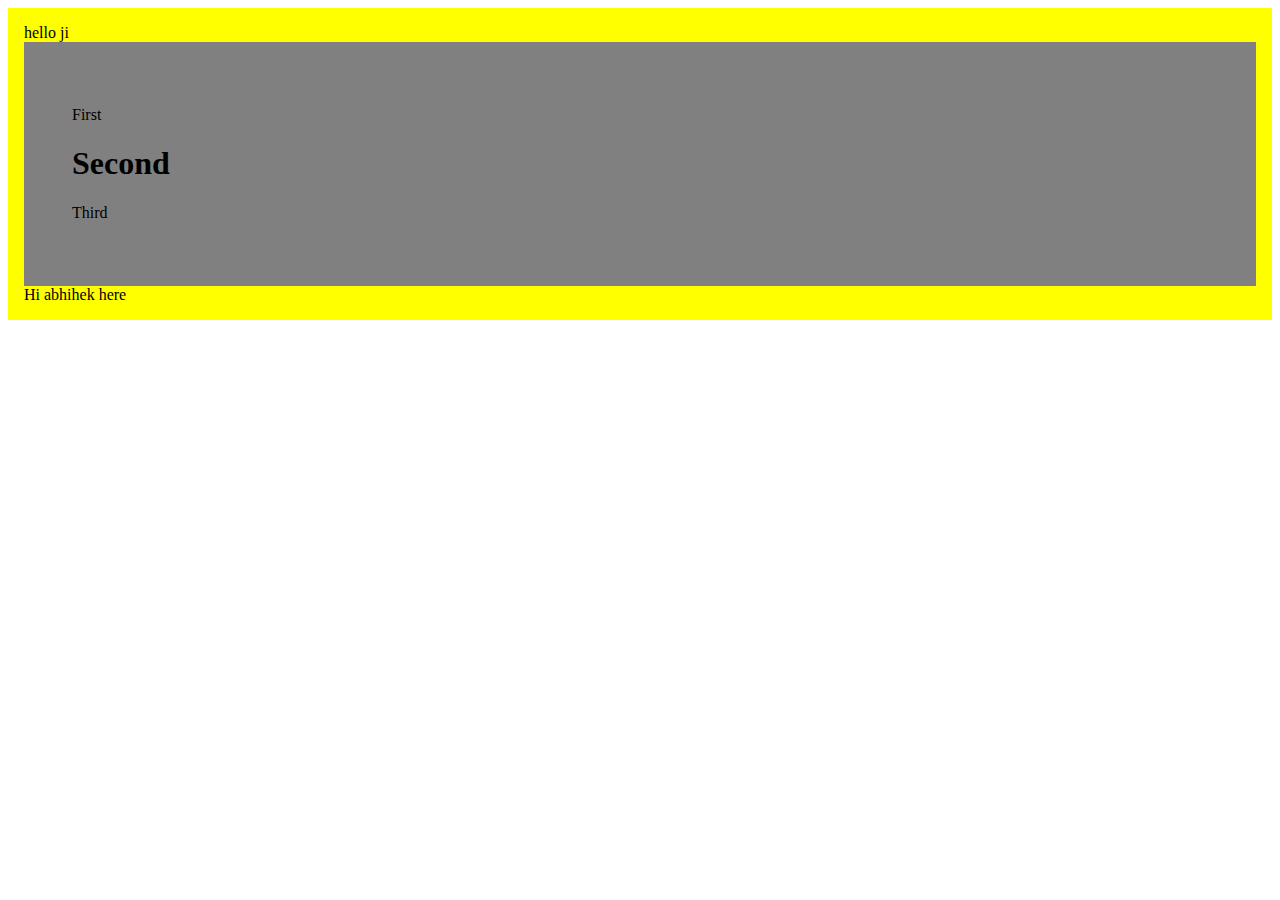
<file: 14_JS_Dom_manipulation/index.html>
<!DOCTYPE html>
<html lang="en">
<head>
    <meta charset="UTF-8">
    <meta name="viewport" content="width=device-width, initial-scale=1.0">
    <title>Document</title>
</head>
<body>
    <div style="padding: 1rem;  background-color: yellow;">
        hello ji
        <div id="mydiv" style="padding: 3rem; background-color: grey;">
            <p>First</p>
            <h1>Second</h1>
            <p>Third</p>
        </div>
    </div>

    <!-- <div id="fdiv">
        <p>
            This is my firt 
            <span>
                Text
            </span>
        </p>
        <p>This is my second para</p>
    </div> -->
    
    <!-- <p id="fpara" class="textMatter">Fist paargraph</p>
    <p id="fpara" class="textMatter">Second paargraph</p>
    <p id="fpara" class="textMatter">Third paargraph</p>
    <p id="fpara" class="textMatter">Fourth paargraph</p>
    <h1 id="fheading" class="textMatter">First Headiing</h1> -->
</body>
    <!-- <script>
      //Selecting the element with id "myPara"
          let myElement = document.getElementById("fpara");
      
          //Now retrieving innerHTML of the selected element
          let content = myElement.innerHTML;
      
          console.log(content);
      
          /* Output:
          This element     has <span>spacing</span>
          */
      
      //Let's try to change the content of selected element
          let newPara = "Hello Dosto";
          myElement.innerHTML = newPara;
      </script> -->
      <script src="index.js"></script>
</html>
</file>
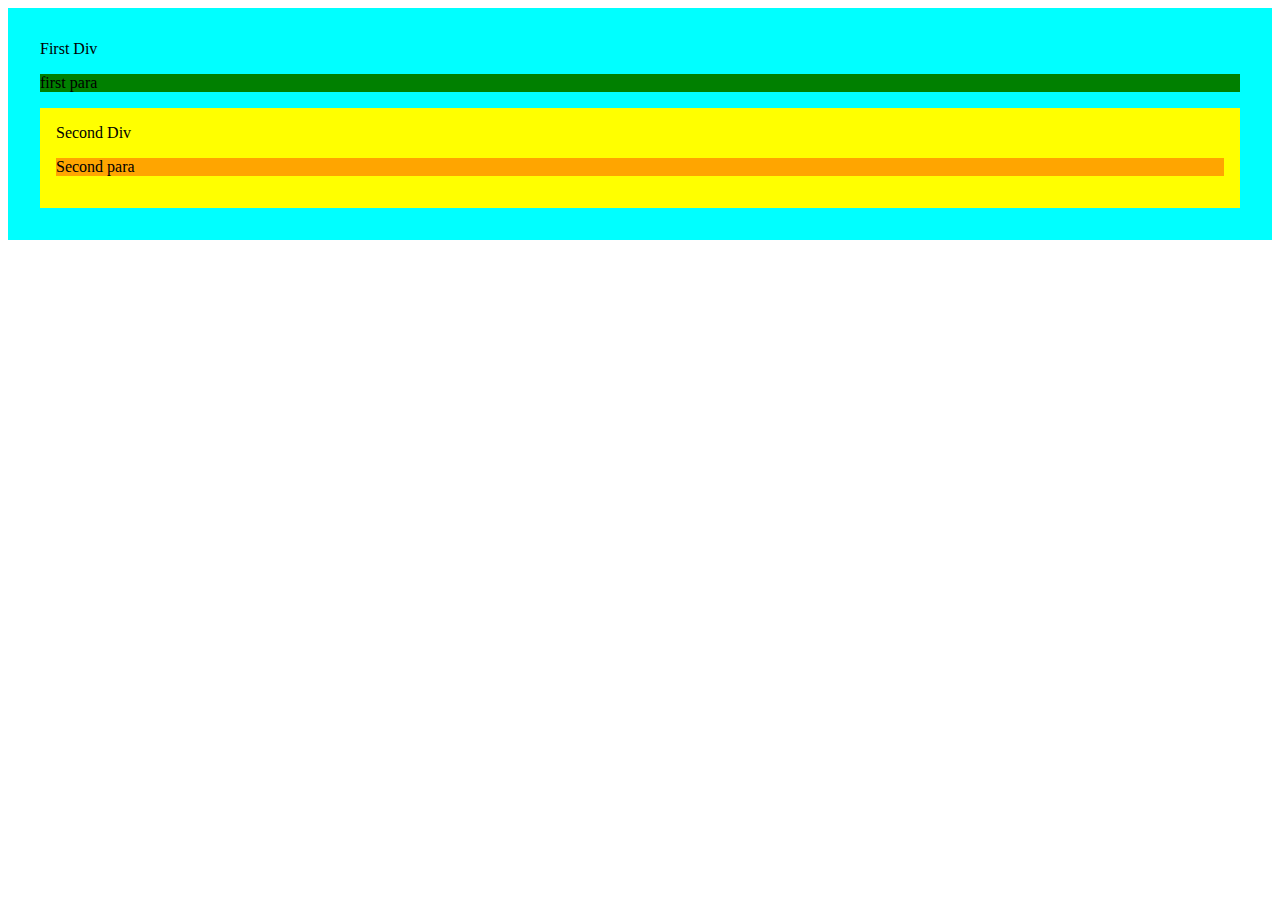
<file: 15_Update_css_with_JS/index.html>
<!DOCTYPE html>
<html lang="en">
<head>
    <meta charset="UTF-8">
    <meta name="viewport" content="width=device-width, initial-scale=1.0">
    <title>Document</title>
</head>
<body>
    <div id="fdiv" style="background-color: aqua; padding: 2rem;">
        First Div
        <p id="fpara" style="background-color: green;">
            first para
        </p>
        <div id="sdiv" style="background-color: yellow; padding: 1rem;">
            Second Div
            <p id="spara" style="background-color: orange;">
                Second para
            </p>
        </div>
    </div>
    <script src="css_change.js"></script>
</body>
</html>
</file>
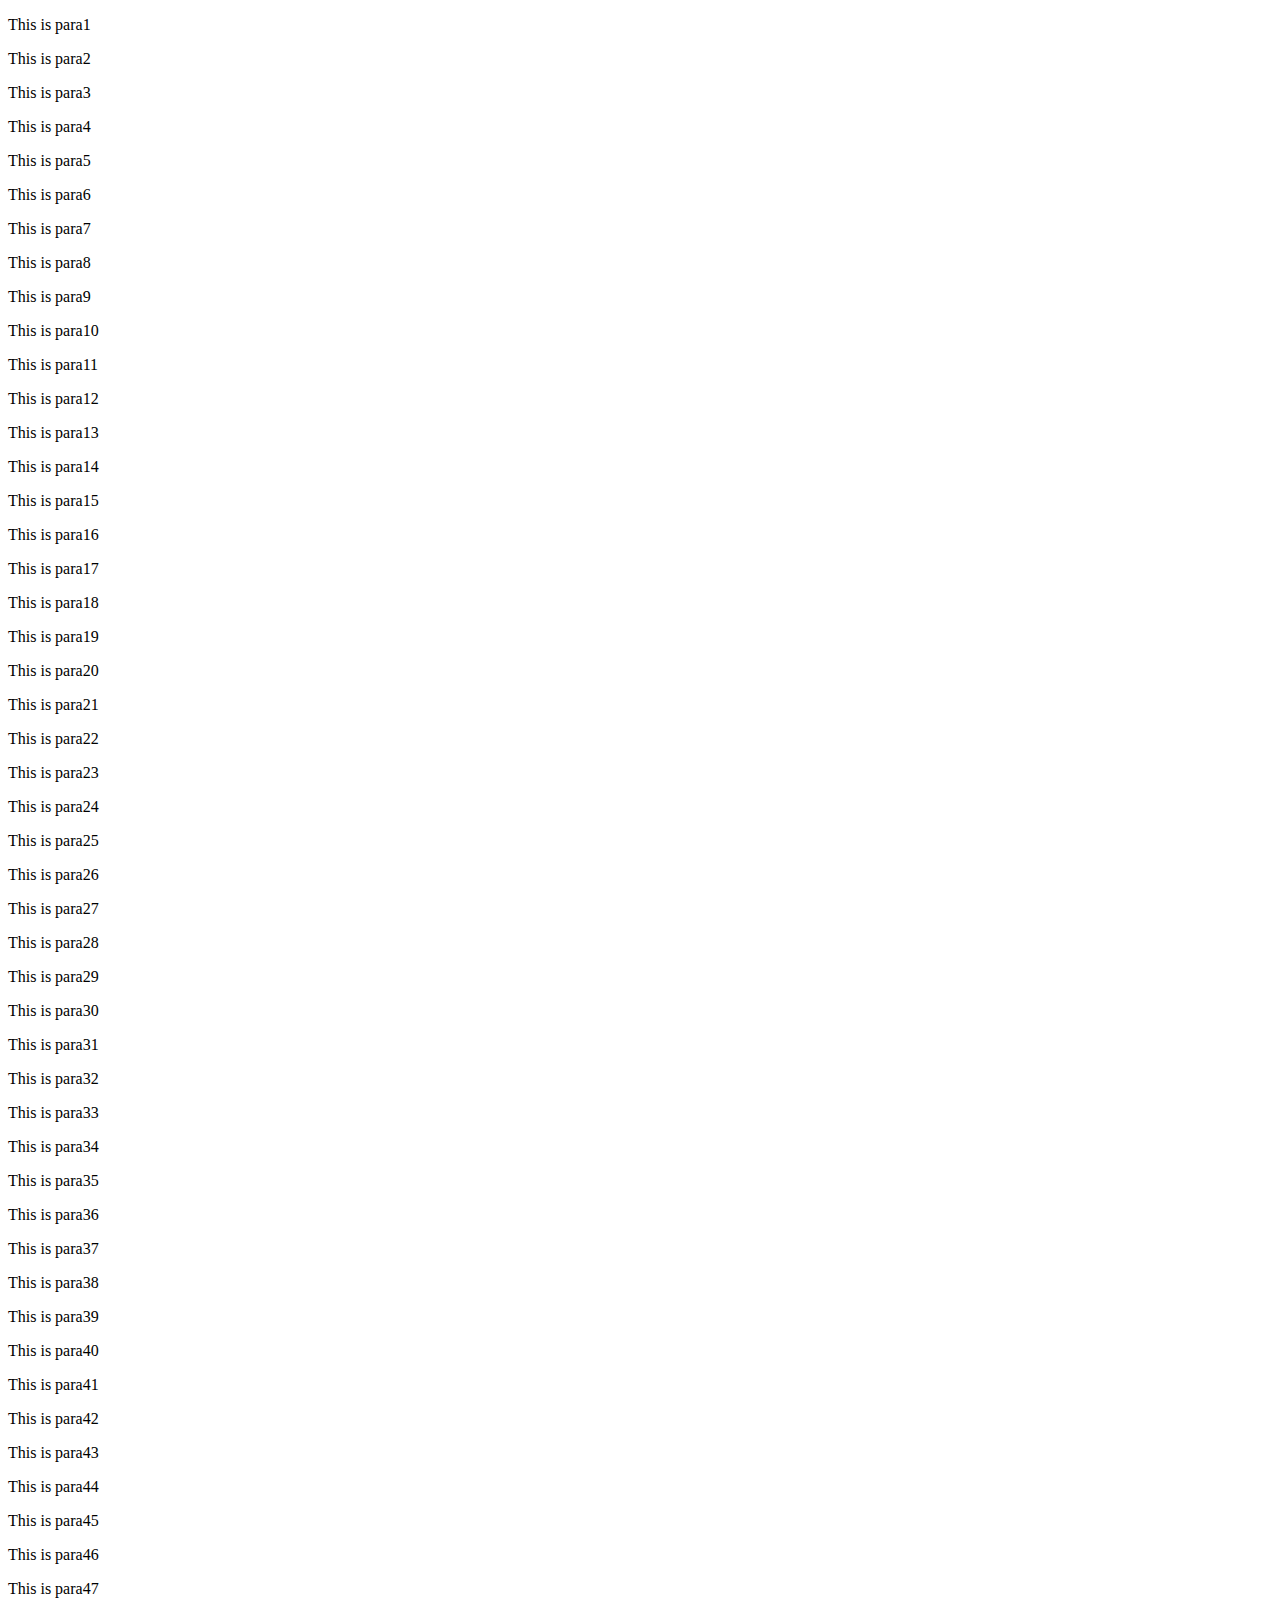
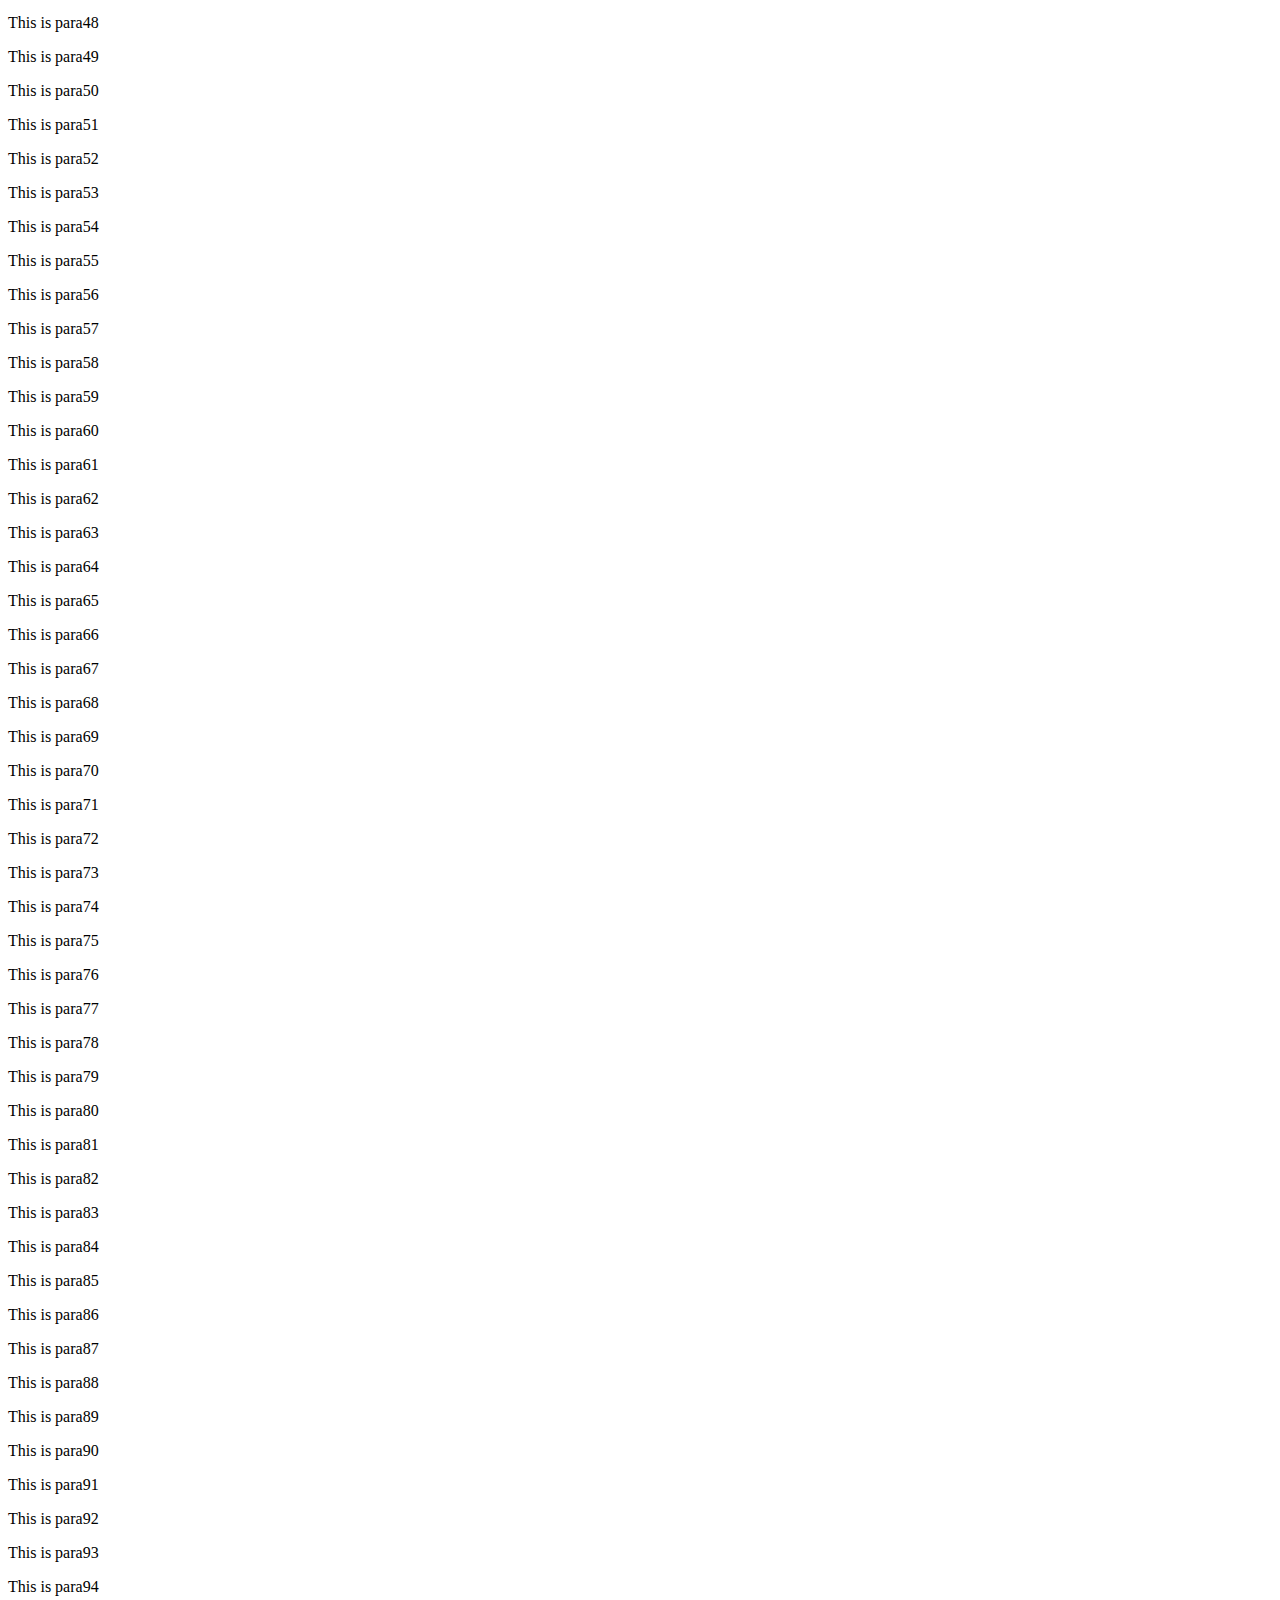
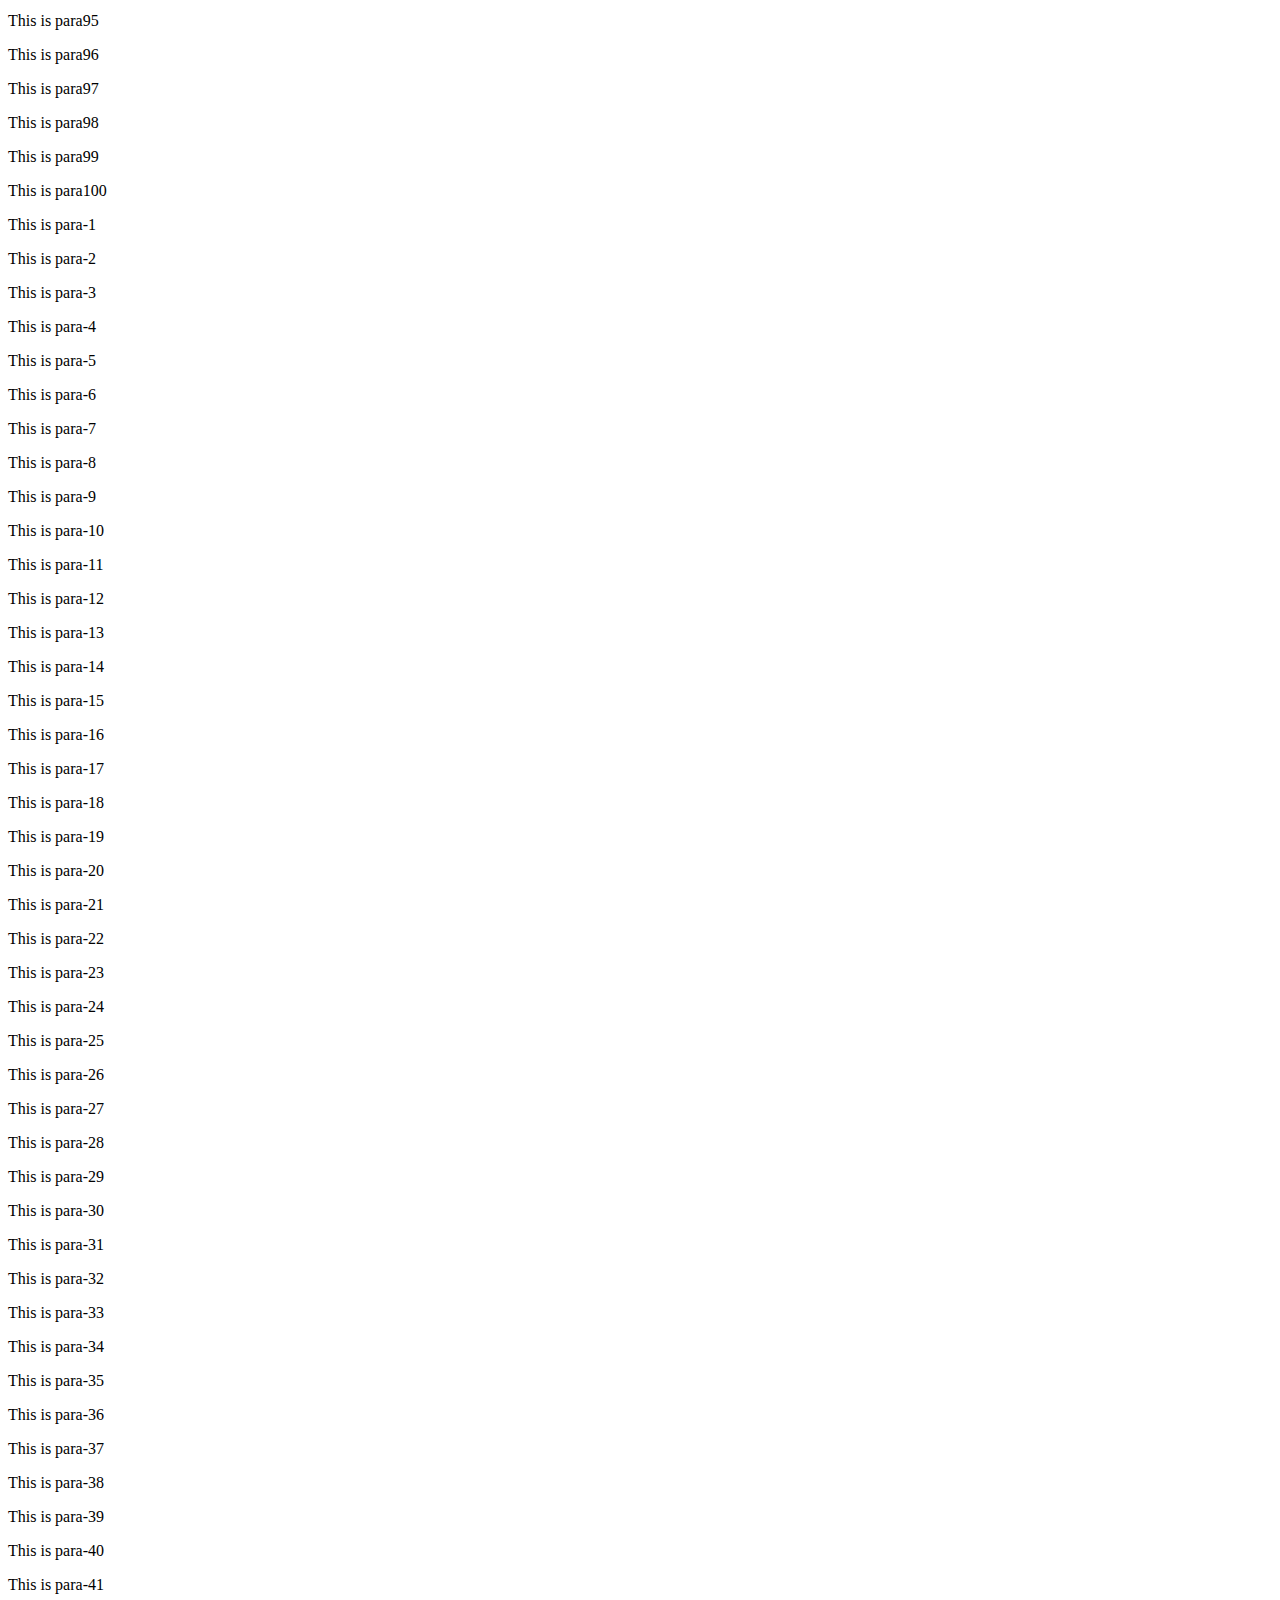
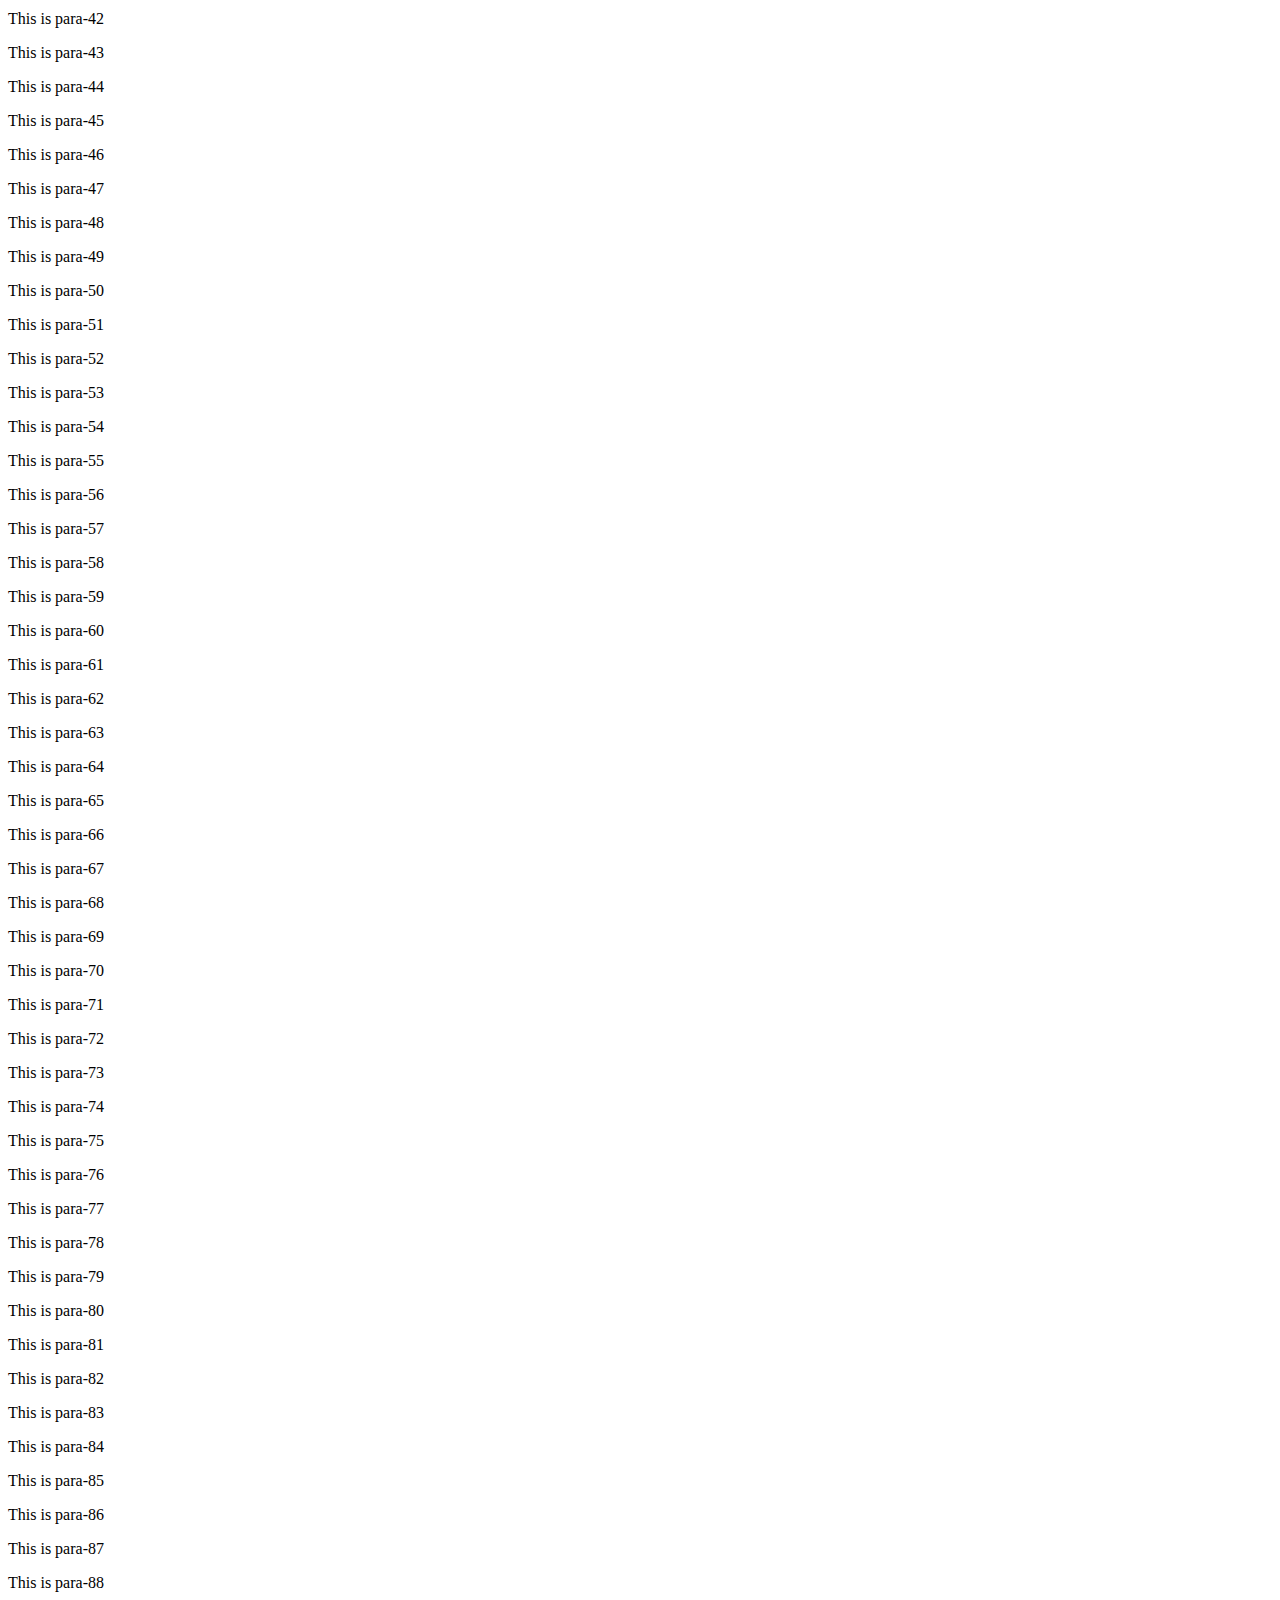
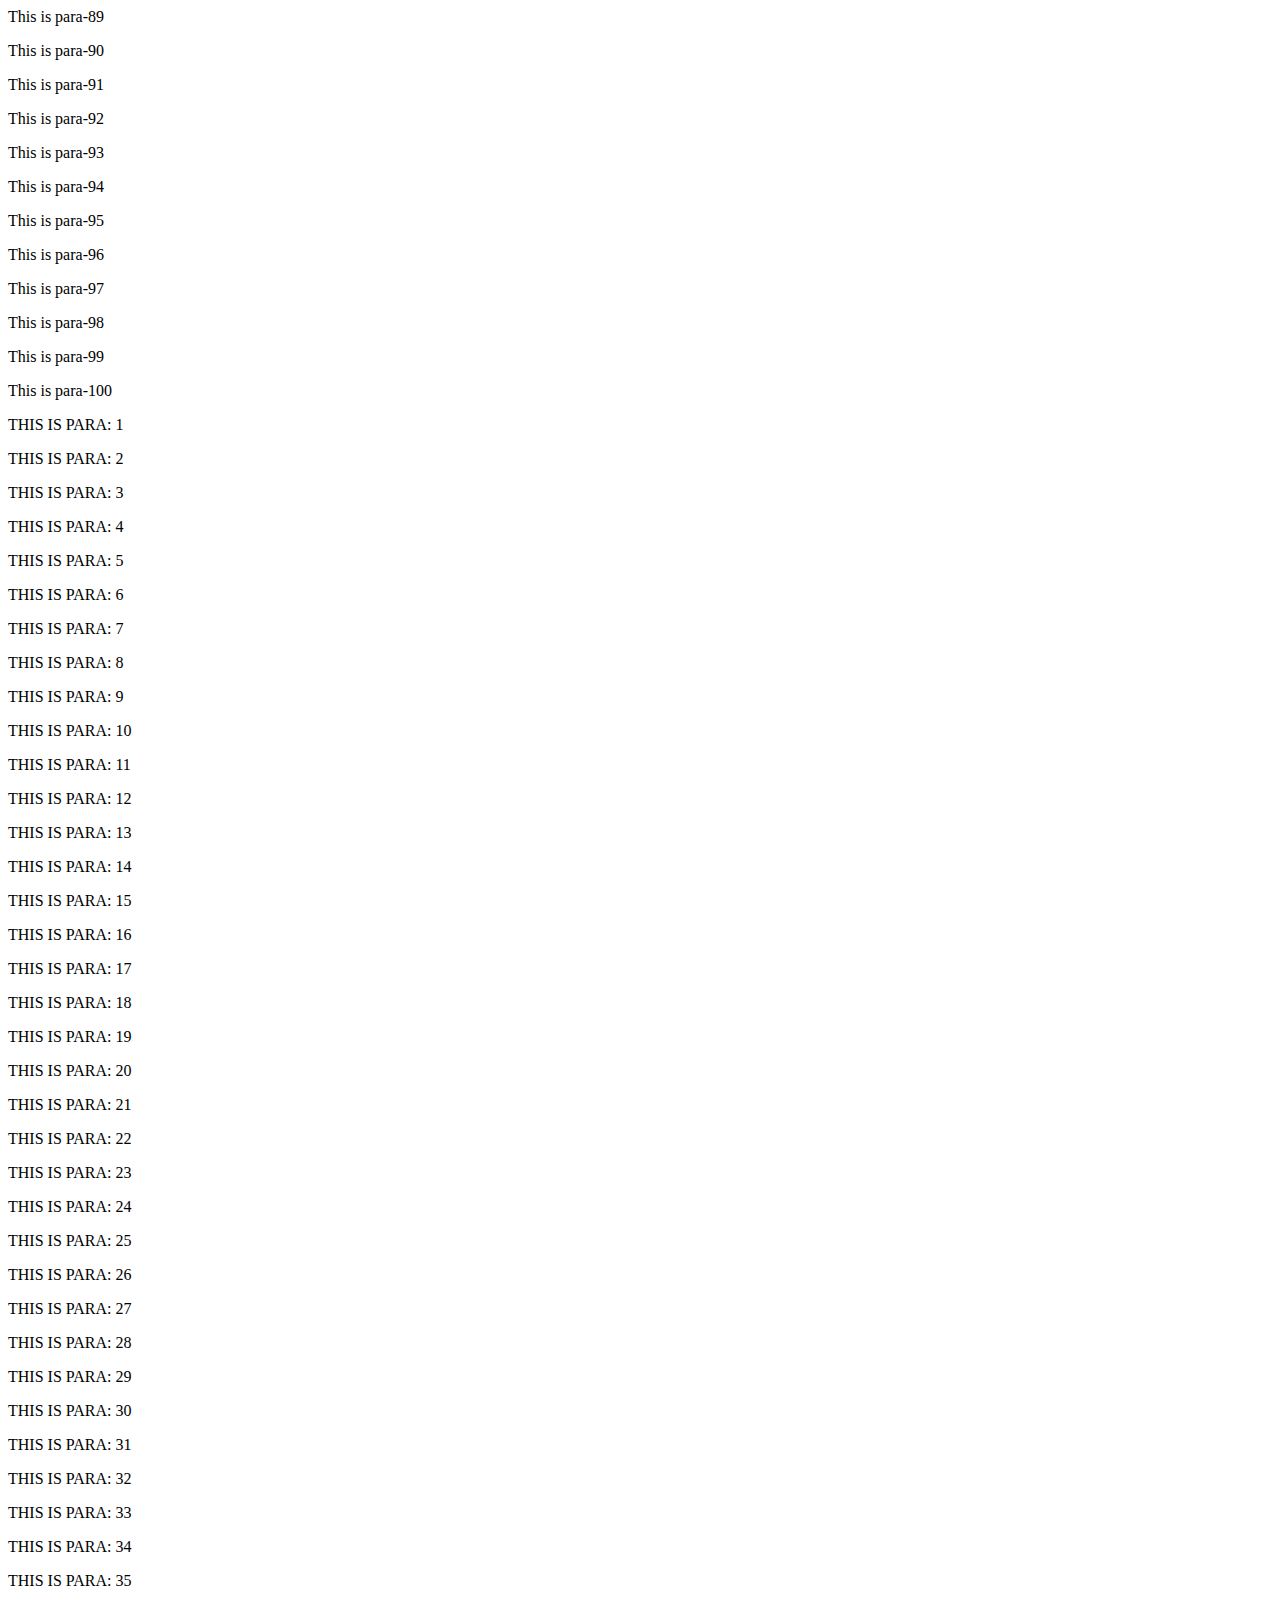
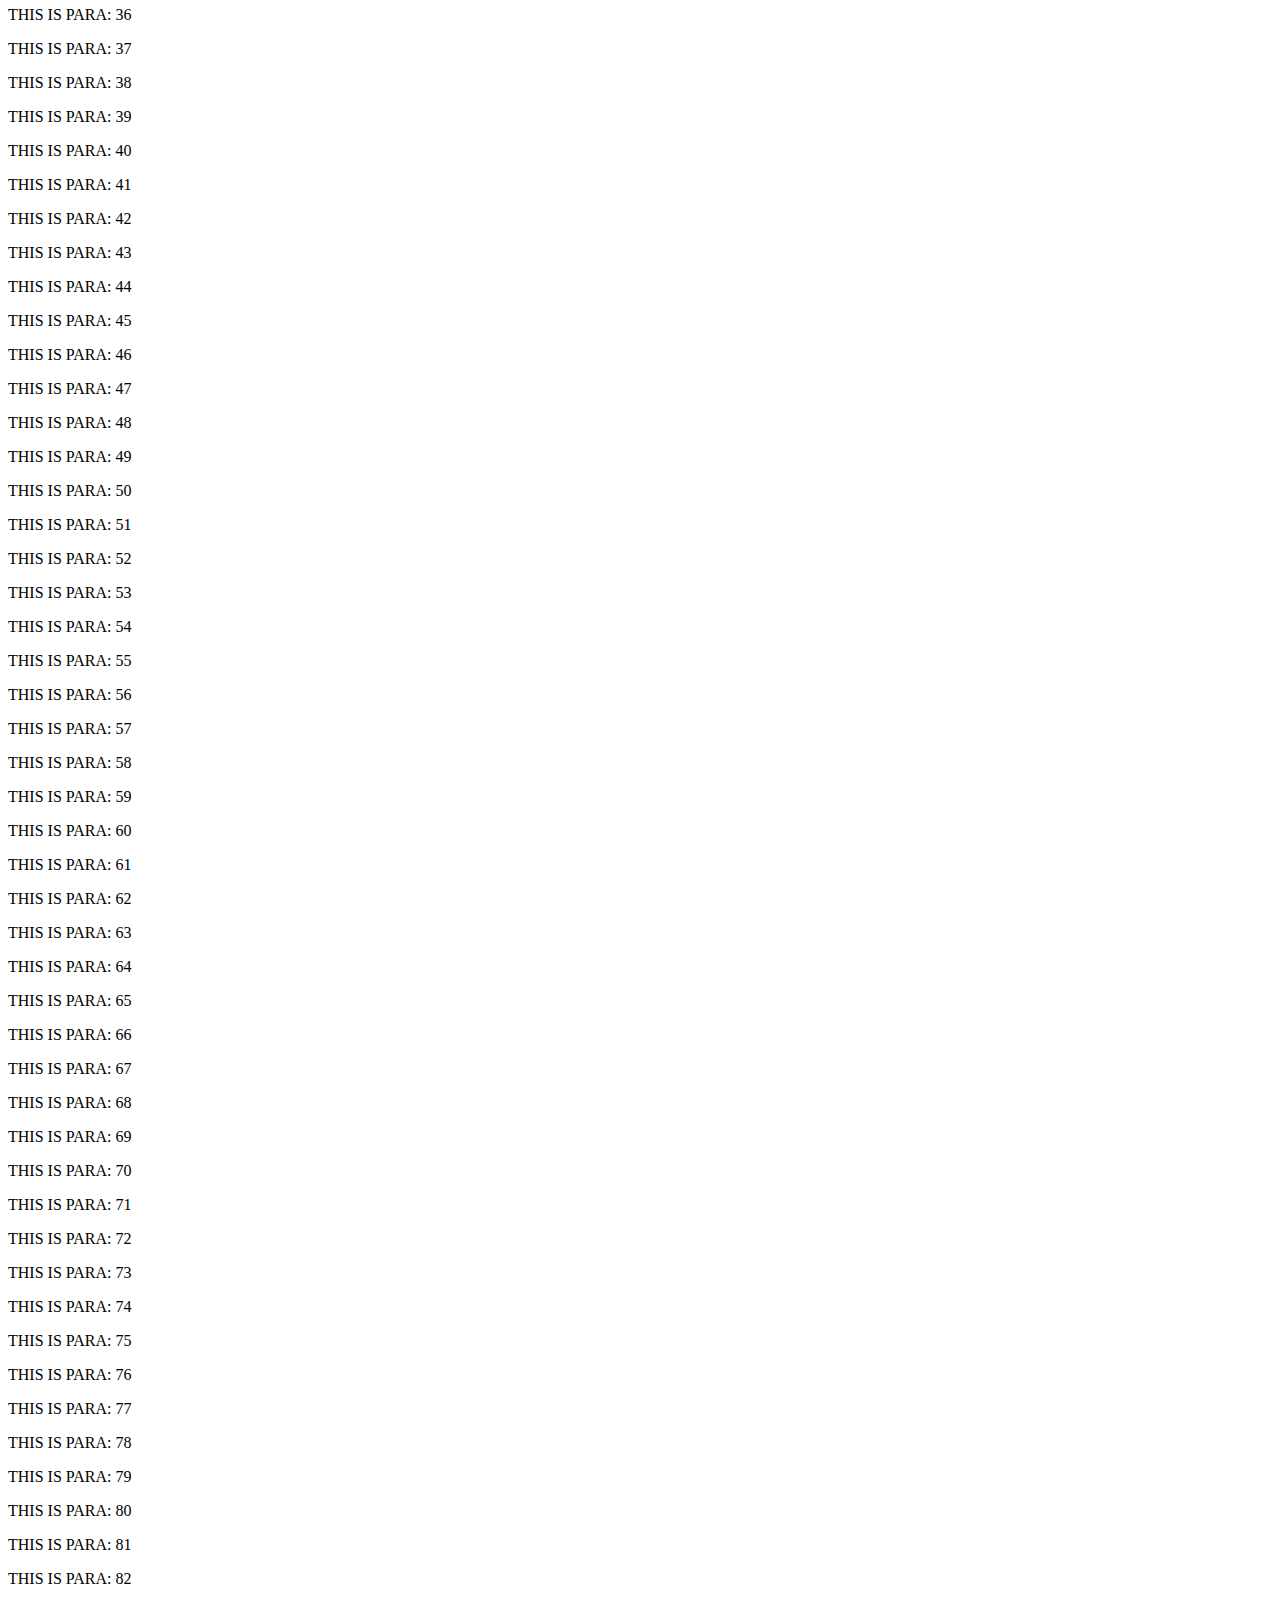
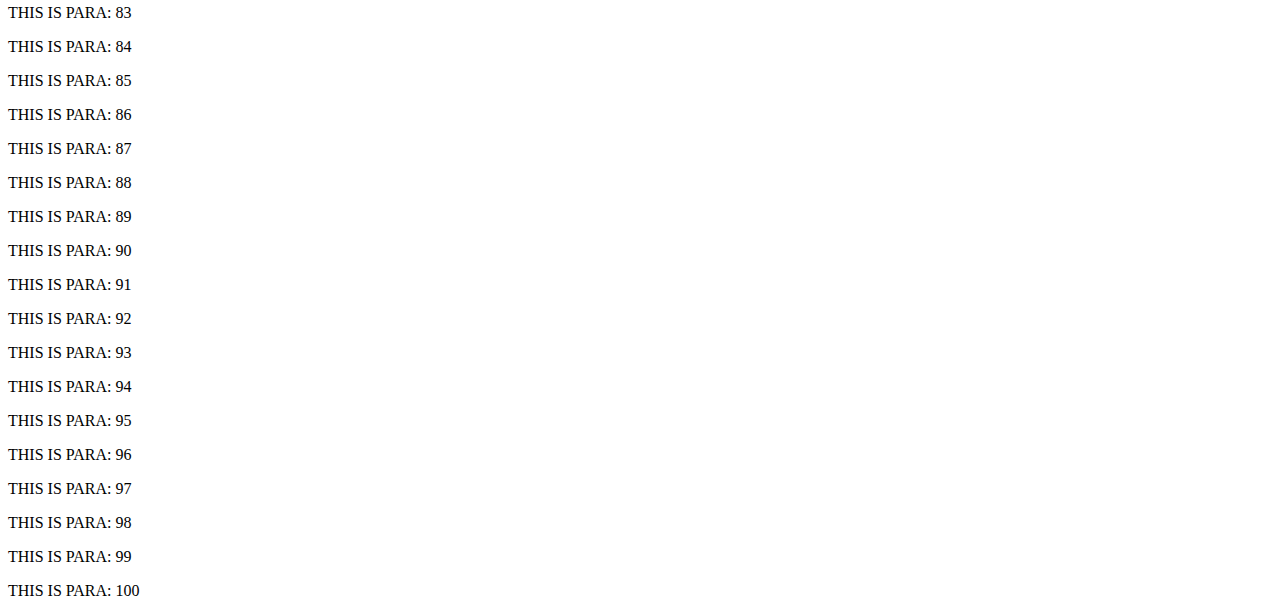
<file: 17_Performance_improvement/index.html>
<!DOCTYPE html>
<html lang="en">
<head>
    <meta charset="UTF-8">
    <meta name="viewport" content="width=device-width, initial-scale=1.0">
    <title>Document</title>
</head>
<body>
    <script src="index.js"></script>
</body>
</html>
</file>
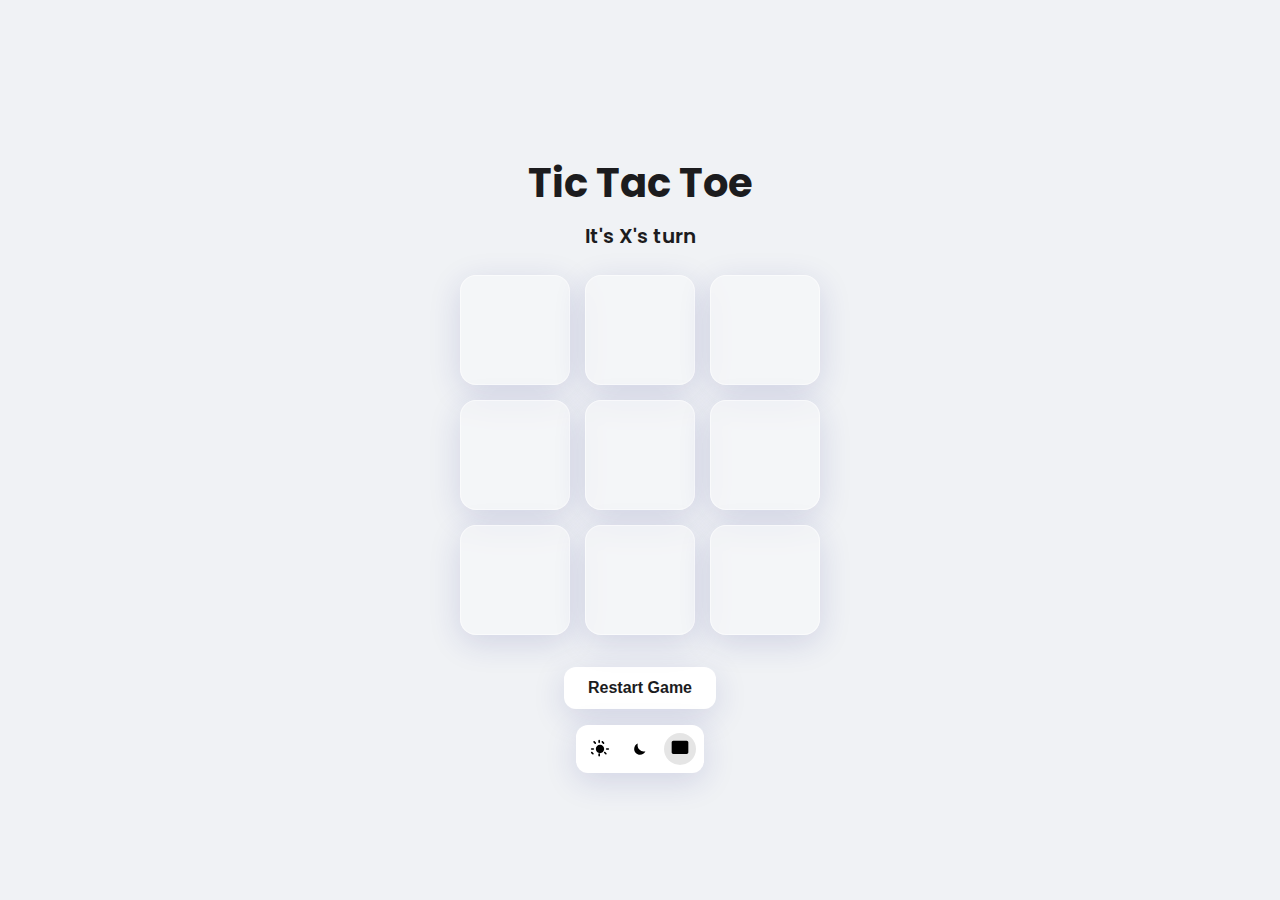
<file: tictaktoe.html>
<!DOCTYPE html>
<html lang="en">
<head>
    <meta charset="UTF-8">
    <meta name="viewport" content="width=device-width, initial-scale=1.0">
    <title>Tic Tac Toe</title>
    <link rel="preconnect" href="https://fonts.googleapis.com">
    <link rel="preconnect" href="https://fonts.gstatic.com" crossorigin>
    <link href="https://fonts.googleapis.com/css2?family=Poppins:wght@400;600;700&display=swap" rel="stylesheet">
    <style>
        /* CSS Variables for theming */
        :root {
            --bg-color-light: #f0f2f5;
            --bg-color-dark: #1a1a1a;
            --text-color-light: #1c1c1e;
            --text-color-dark: #f0f2f5;
            --glass-bg-light: rgba(255, 255, 255, 0.3);
            --glass-bg-dark: rgba(44, 44, 46, 0.4);
            --glass-border-light: rgba(255, 255, 255, 0.5);
            --glass-border-dark: rgba(255, 255, 255, 0.1);
            --shadow-light: 0 8px 32px 0 rgba(31, 38, 135, 0.15);
            --shadow-dark: 0 8px 32px 0 rgba(0, 0, 0, 0.3);
            --player-x-color: #3498db;
            --player-o-color: #e74c3c;
            --button-bg-light: #ffffff;
            --button-bg-dark: #2c2c2e;
            --line-color-light: #1c1c1e;
            --line-color-dark: #f0f2f5;
        }

        /* Base styles */
        body {
            font-family: 'Poppins', sans-serif;
            display: flex;
            justify-content: center;
            align-items: center;
            min-height: 100vh;
            margin: 0;
            transition: background-color 0.3s, color 0.3s;
        }

        /* Light theme styles */
        body.light-theme {
            background-color: var(--bg-color-light);
            color: var(--text-color-light);
        }

        /* Dark theme styles */
        body.dark-theme {
            background-color: var(--bg-color-dark);
            color: var(--text-color-dark);
        }
        
        /* The main container for the game */
        .game-container {
            text-align: center;
            padding: 2rem;
            width: 100%;
            max-width: 400px;
        }

        h1 {
            font-size: 2.5rem;
            font-weight: 700;
            margin-bottom: 0.5rem;
        }

        /* Status display for game state */
        .status {
            font-size: 1.25rem;
            margin-bottom: 1.5rem;
            min-height: 1.5rem;
            font-weight: 600;
        }
        
        /* Container for the board and the canvas for the winning line */
        .board-container {
            position: relative;
            width: 100%;
            max-width: 360px;
            aspect-ratio: 1 / 1;
            margin: 0 auto;
        }

        #winning-line-canvas {
            position: absolute;
            top: 0;
            left: 0;
            width: 100%;
            height: 100%;
            pointer-events: none; /* Allows clicks to go through to the board */
        }

        /* The Tic Tac Toe board grid */
        .board {
            display: grid;
            grid-template-columns: repeat(3, 1fr);
            grid-template-rows: repeat(3, 1fr);
            gap: 15px;
            width: 100%;
            height: 100%;
        }

        /* Individual cell styling with glass effect */
        .cell {
            border-radius: 1rem;
            display: flex;
            justify-content: center;
            align-items: center;
            font-size: 3rem;
            font-weight: 700;
            cursor: pointer;
            backdrop-filter: blur(10px);
            -webkit-backdrop-filter: blur(10px);
            transition: all 0.2s ease-in-out;
        }
        
        .light-theme .cell {
            background: var(--glass-bg-light);
            border: 1px solid var(--glass-border-light);
            box-shadow: var(--shadow-light);
        }

        .dark-theme .cell {
            background: var(--glass-bg-dark);
            border: 1px solid var(--glass-border-dark);
            box-shadow: var(--shadow-dark);
        }

        .cell:hover {
            transform: translateY(-5px);
        }
        
        .cell.x { color: var(--player-x-color); }
        .cell.o { color: var(--player-o-color); }

        /* Controls section with restart and theme buttons */
        .controls {
            margin-top: 2rem;
            display: flex;
            flex-direction: column;
            gap: 1rem;
            align-items: center;
        }
        
        /* Restart button styling */
        .restart-btn {
            padding: 0.75rem 1.5rem;
            font-size: 1rem;
            font-weight: 600;
            border-radius: 0.75rem;
            border: none;
            cursor: pointer;
            transition: all 0.2s ease-in-out;
        }
        
        .light-theme .restart-btn {
            background-color: var(--button-bg-light);
            color: var(--text-color-light);
            box-shadow: var(--shadow-light);
        }
        
        .dark-theme .restart-btn {
            background-color: var(--button-bg-dark);
            color: var(--text-color-dark);
            box-shadow: var(--shadow-dark);
        }

        .restart-btn:hover {
            transform: scale(1.05);
        }
        
        /* Theme toggle container */
        .theme-toggle {
            display: flex;
            gap: 0.5rem;
            padding: 0.5rem;
            border-radius: 0.75rem;
        }
        
        .light-theme .theme-toggle {
            background-color: var(--button-bg-light);
            box-shadow: var(--shadow-light);
        }
        
        .dark-theme .theme-toggle {
            background-color: var(--button-bg-dark);
            box-shadow: var(--shadow-dark);
        }

        .theme-btn {
            width: 32px;
            height: 32px;
            border: none;
            background: transparent;
            cursor: pointer;
            display: flex;
            justify-content: center;
            align-items: center;
            border-radius: 50%;
            transition: background-color 0.2s;
        }
        
        .theme-btn.active {
            background-color: rgba(0, 0, 0, 0.1);
        }
        
        .dark-theme .theme-btn.active {
            background-color: rgba(255, 255, 255, 0.15);
        }

        .theme-btn svg {
            width: 20px;
            height: 20px;
            fill: currentColor;
        }

    </style>
</head>
<body>

    <div class="game-container">
        <h1>Tic Tac Toe</h1>
        <div class="status"></div>
        <div class="board-container">
            <div class="board"></div>
            <canvas id="winning-line-canvas"></canvas>
        </div>
        <div class="controls">
            <button class="restart-btn">Restart Game</button>
            <div class="theme-toggle">
                <button class="theme-btn" data-theme="light" title="Light Mode">
                    <svg viewBox="0 0 24 24"><path d="M12 7c-2.76 0-5 2.24-5 5s2.24 5 5 5 5-2.24 5-5-2.24-5-5-5zM2 13h2c.55 0 1-.45 1-1s-.45-1-1-1H2c-.55 0-1 .45-1 1s.45 1 1 1zm18 0h2c.55 0 1-.45 1-1s-.45-1-1-1h-2c-.55 0-1 .45-1 1s.45 1 1 1zm-9-8c.55 0 1-.45 1-1V2c0-.55-.45-1-1-1s-1 .45-1 1v2c0 .55.45 1 1 1zm0 16c.55 0 1-.45 1-1v-2c0-.55-.45-1-1-1s-1 .45-1 1v2c0 .55.45 1 1 1zM5.64 5.64c.39.39 1.02.39 1.41 0 .39-.39.39-1.02 0-1.41L5.64 2.81c-.39-.39-1.02-.39-1.41 0-.39.39-.39 1.02 0 1.41l1.41 1.42zm12.72 12.72c.39.39 1.02.39 1.41 0 .39-.39.39-1.02 0-1.41l-1.41-1.42c-.39-.39-1.02-.39-1.41 0-.39.39-.39 1.02 0 1.41l1.41 1.42zM2.81 18.36c.39.39 1.02.39 1.41 0 .39-.39.39-1.02 0-1.41L2.81 15.54c-.39-.39-1.02-.39-1.41 0-.39.39-.39 1.02 0 1.41l1.41 1.41zm12.72-12.72c.39.39 1.02.39 1.41 0 .39-.39.39-1.02 0-1.41l-1.41-1.41c-.39-.39-1.02-.39-1.41 0-.39.39-.39 1.02 0 1.41l1.41 1.41z"/></svg>
                </button>
                <button class="theme-btn" data-theme="dark" title="Dark Mode">
                    <svg viewBox="0 0 24 24"><path d="M9.37 5.51C9.19 6.15 9.1 6.82 9.1 7.5c0 4.08 3.32 7.4 7.4 7.4.68 0 1.35-.09 1.99-.27C17.45 17.19 14.93 19 12 19c-3.86 0-7-3.14-7-7 0-2.93 1.81-5.45 4.37-6.49z"/></svg>
                </button>
                <button class="theme-btn" data-theme="system" title="System Default">
                    <svg viewBox="0 0 24 24"><path d="M4 6h16v12H4zm-2-2c0-1.11.89-2 2-2h16c1.11 0 2 .89 2 2v12c0 1.11-.89 2-2 2H4c-1.11 0-2-.89-2-2V4zm4 4h4v4H6v-4z"/></svg>
                </button>
            </div>
        </div>
    </div>

    <script>
        document.addEventListener('DOMContentLoaded', () => {
            // --- DOM Elements ---
            const boardElement = document.querySelector('.board');
            const statusElement = document.querySelector('.status');
            const restartBtn = document.querySelector('.restart-btn');
            const themeToggleButtons = document.querySelectorAll('.theme-btn');
            const canvas = document.getElementById('winning-line-canvas');
            const ctx = canvas.getContext('2d');

            // --- Game State ---
            let gameActive = true;
            let currentPlayer = 'X';
            let gameState = ["", "", "", "", "", "", "", "", ""];

            // --- Winning Conditions ---
            const winningConditions = [
                [0, 1, 2], [3, 4, 5], [6, 7, 8], // Rows
                [0, 3, 6], [1, 4, 7], [2, 5, 8], // Columns
                [0, 4, 8], [2, 4, 6]             // Diagonals
            ];

            // --- Game Messages ---
            const winningMessage = () => `Player ${currentPlayer} has won!`;
            const drawMessage = () => `Game ended in a draw!`;
            const currentPlayerTurn = () => `It's ${currentPlayer}'s turn`;

            // --- Functions ---

            /**
             * Handles a click on a cell.
             * @param {Event} e - The click event.
             * @param {number} cellIndex - The index of the clicked cell.
             */
            function handleCellClick(e, cellIndex) {
                if (gameState[cellIndex] !== "" || !gameActive) {
                    return;
                }
                
                updateCell(e.target, cellIndex);
                checkResult();
            }

            /**
             * Updates the UI and game state for a played cell.
             * @param {HTMLElement} clickedCell - The cell element that was clicked.
             * @param {number} cellIndex - The index of the clicked cell.
             */
            function updateCell(clickedCell, cellIndex) {
                gameState[cellIndex] = currentPlayer;
                clickedCell.textContent = currentPlayer;
                clickedCell.classList.add(currentPlayer.toLowerCase());
            }

            /**
             * Switches the current player.
             */
            function changePlayer() {
                currentPlayer = currentPlayer === "X" ? "O" : "X";
                statusElement.textContent = currentPlayerTurn();
            }

            /**
             * Checks if the game has been won, is a draw, or should continue.
             */
            function checkResult() {
                let roundWon = false;
                let winningLine = [];

                for (let i = 0; i < winningConditions.length; i++) {
                    const winCondition = winningConditions[i];
                    const a = gameState[winCondition[0]];
                    const b = gameState[winCondition[1]];
                    const c = gameState[winCondition[2]];
                    if (a === '' || b === '' || c === '') {
                        continue;
                    }
                    if (a === b && b === c) {
                        roundWon = true;
                        winningLine = winCondition;
                        break;
                    }
                }

                if (roundWon) {
                    statusElement.textContent = winningMessage();
                    gameActive = false;
                    drawWinningLine(winningLine);
                    return;
                }

                if (!gameState.includes("")) {
                    statusElement.textContent = drawMessage();
                    gameActive = false;
                    return;
                }

                changePlayer();
            }
            
            /**
             * Draws the animated winning line on the canvas.
             * @param {Array<number>} winCondition - The array of winning cell indices.
             */
            function drawWinningLine(winCondition) {
                // Ensure canvas is sized correctly
                const boardRect = boardElement.getBoundingClientRect();
                canvas.width = boardRect.width;
                canvas.height = boardRect.height;

                const startCell = document.querySelector(`.cell[data-index='${winCondition[0]}']`);
                const endCell = document.querySelector(`.cell[data-index='${winCondition[2]}']`);
                
                // Get cell positions relative to the board
                const startPos = {
                    x: startCell.offsetLeft + startCell.offsetWidth / 2,
                    y: startCell.offsetTop + startCell.offsetHeight / 2
                };
                const endPos = {
                    x: endCell.offsetLeft + endCell.offsetWidth / 2,
                    y: endCell.offsetTop + endCell.offsetHeight / 2
                };
                
                // Style the line based on the current theme
                const isDarkTheme = document.body.classList.contains('dark-theme');
                ctx.strokeStyle = isDarkTheme ? 'var(--line-color-dark)' : 'var(--line-color-light)';
                ctx.lineWidth = 10;
                ctx.lineCap = 'round';

                let progress = 0;
                const animationDuration = 400; // in ms
                let startTime = null;

                function animate(timestamp) {
                    if (!startTime) startTime = timestamp;
                    const elapsedTime = timestamp - startTime;
                    progress = Math.min(elapsedTime / animationDuration, 1);

                    const currentX = startPos.x + (endPos.x - startPos.x) * progress;
                    const currentY = startPos.y + (endPos.y - startPos.y) * progress;

                    ctx.clearRect(0, 0, canvas.width, canvas.height); // Clear previous frame
                    ctx.beginPath();
                    ctx.moveTo(startPos.x, startPos.y);
                    ctx.lineTo(currentX, currentY);
                    ctx.stroke();

                    if (progress < 1) {
                        requestAnimationFrame(animate);
                    }
                }
                requestAnimationFrame(animate);
            }

            /**
             * Restarts the game to its initial state.
             */
            function restartGame() {
                gameActive = true;
                currentPlayer = 'X';
                gameState = ["", "", "", "", "", "", "", "", ""];
                statusElement.textContent = currentPlayerTurn();
                document.querySelectorAll('.cell').forEach(cell => {
                    cell.textContent = '';
                    cell.classList.remove('x', 'o');
                });
                // Clear the winning line canvas
                ctx.clearRect(0, 0, canvas.width, canvas.height);
            }

            /**
             * Creates the game board cells and adds event listeners.
             */
            function createBoard() {
                for (let i = 0; i < 9; i++) {
                    const cell = document.createElement('div');
                    cell.classList.add('cell');
                    cell.dataset.index = i;
                    cell.addEventListener('click', (e) => handleCellClick(e, i));
                    boardElement.appendChild(cell);
                }
            }

            // --- Theme Handling ---
            
            /**
             * Applies a theme by setting the class on the body and active state on the button.
             * @param {string} theme - The theme to apply ('light', 'dark', 'system').
             */
            function applyTheme(theme) {
                const systemTheme = window.matchMedia('(prefers-color-scheme: dark)').matches ? 'dark' : 'light';
                const themeToApply = theme === 'system' ? systemTheme : theme;
                
                document.body.classList.remove('light-theme', 'dark-theme');
                document.body.classList.add(`${themeToApply}-theme`);
                
                themeToggleButtons.forEach(btn => {
                    btn.classList.toggle('active', btn.dataset.theme === theme);
                });
                
                localStorage.setItem('theme', theme);
            }
            
            // --- Initialization ---
            createBoard();
            statusElement.textContent = currentPlayerTurn();
            restartBtn.addEventListener('click', restartGame);
            
            // Set up theme toggle listeners
            themeToggleButtons.forEach(button => {
                button.addEventListener('click', () => {
                    applyTheme(button.dataset.theme);
                });
            });

            // Apply saved theme or system default on load
            const savedTheme = localStorage.getItem('theme') || 'system';
            applyTheme(savedTheme);

            // Listen for changes in system theme preference
            window.matchMedia('(prefers-color-scheme: dark)').addEventListener('change', e => {
                if (localStorage.getItem('theme') === 'system') {
                    applyTheme('system');
                }
            });
        });
    </script>
</body>
</html>
</file>
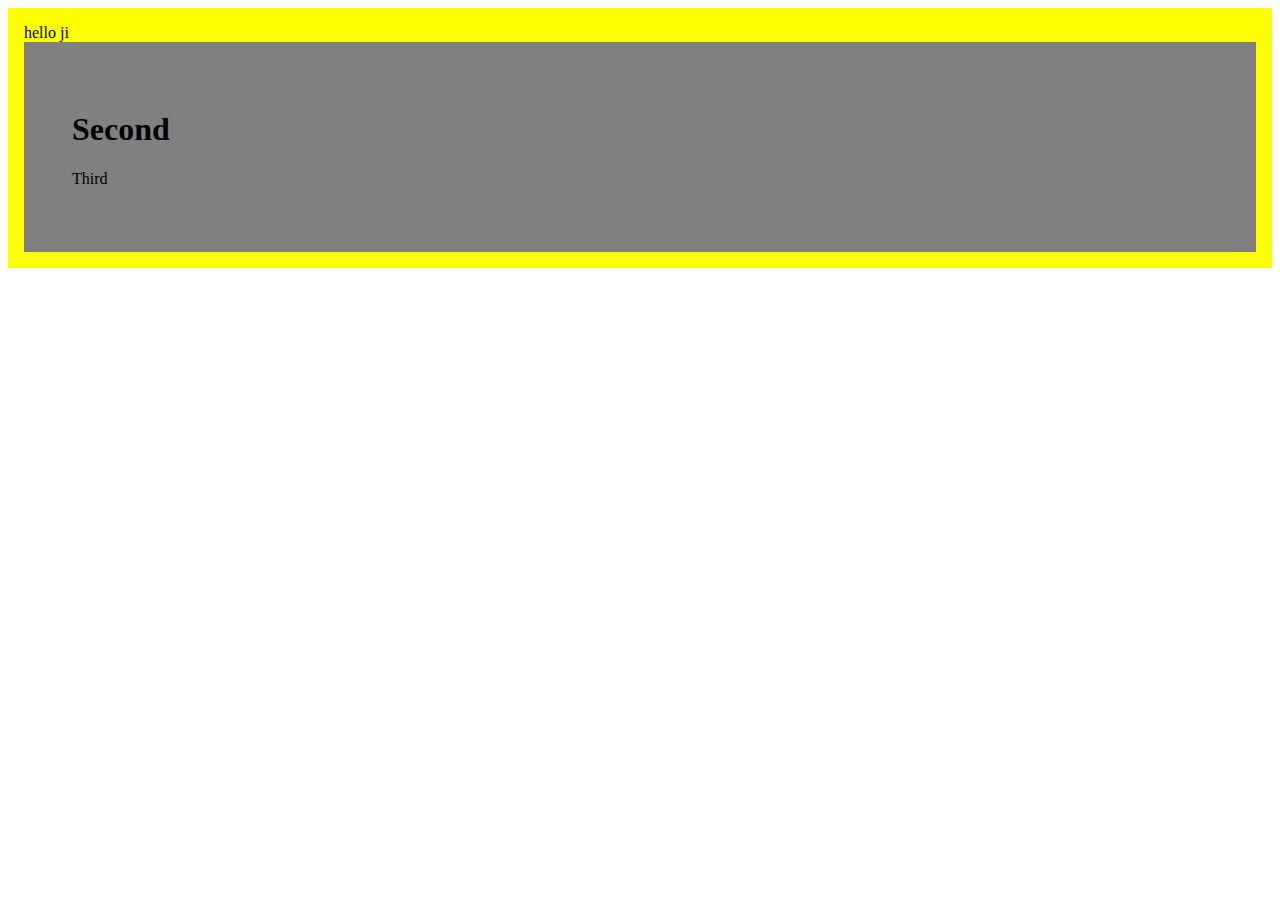
<file: 14_JS_Dom_manipulation/removechild.html>
<!DOCTYPE html>
<html lang="en">
<head>
    <meta charset="UTF-8">
    <meta name="viewport" content="width=device-width, initial-scale=1.0">
    <title>Document</title>
</head>
<body>
    <div style="padding: 1rem;  background-color: yellow;">
        hello ji
        <div id="mydiv" style="padding: 3rem; background-color: grey;">
            <p id="fpara">First</p>
            <h1>Second</h1>
            <p>Third</p>
        </div>
    </div>
</body>
<script src="removechild.js"></script>
</html>
</file>
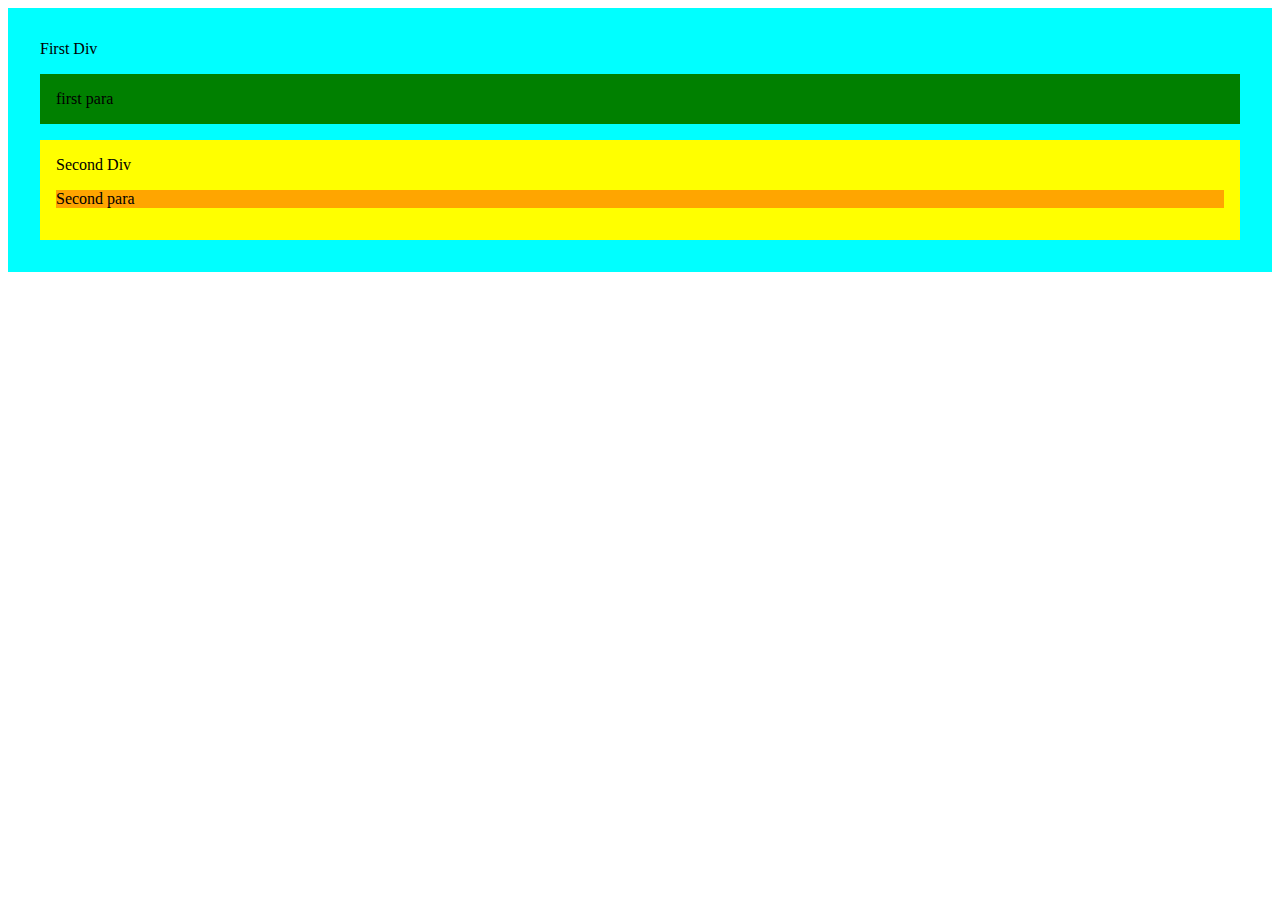
<file: 15_Update_css_with_JS/classlist.html>
<!DOCTYPE html>
<html lang="en">
<head>
    <meta charset="UTF-8">
    <meta name="viewport" content="width=device-width, initial-scale=1.0">
    <title>Document</title>
</head>
<body>
    <div id="fdiv" style="background-color: aqua; padding: 2rem;">
        First Div
        <p id="fpara" style="background-color: green; padding: 1rem;" class="firstClass secondClass">
            first para
        </p>
        <div id="sdiv" style="background-color: yellow; padding: 1rem;">
            Second Div
            <p id="spara" style="background-color: orange;">
                Second para
            </p>
        </div>
    </div>
    <script src="css_change.js"></script>
</body>
</html>
</file>
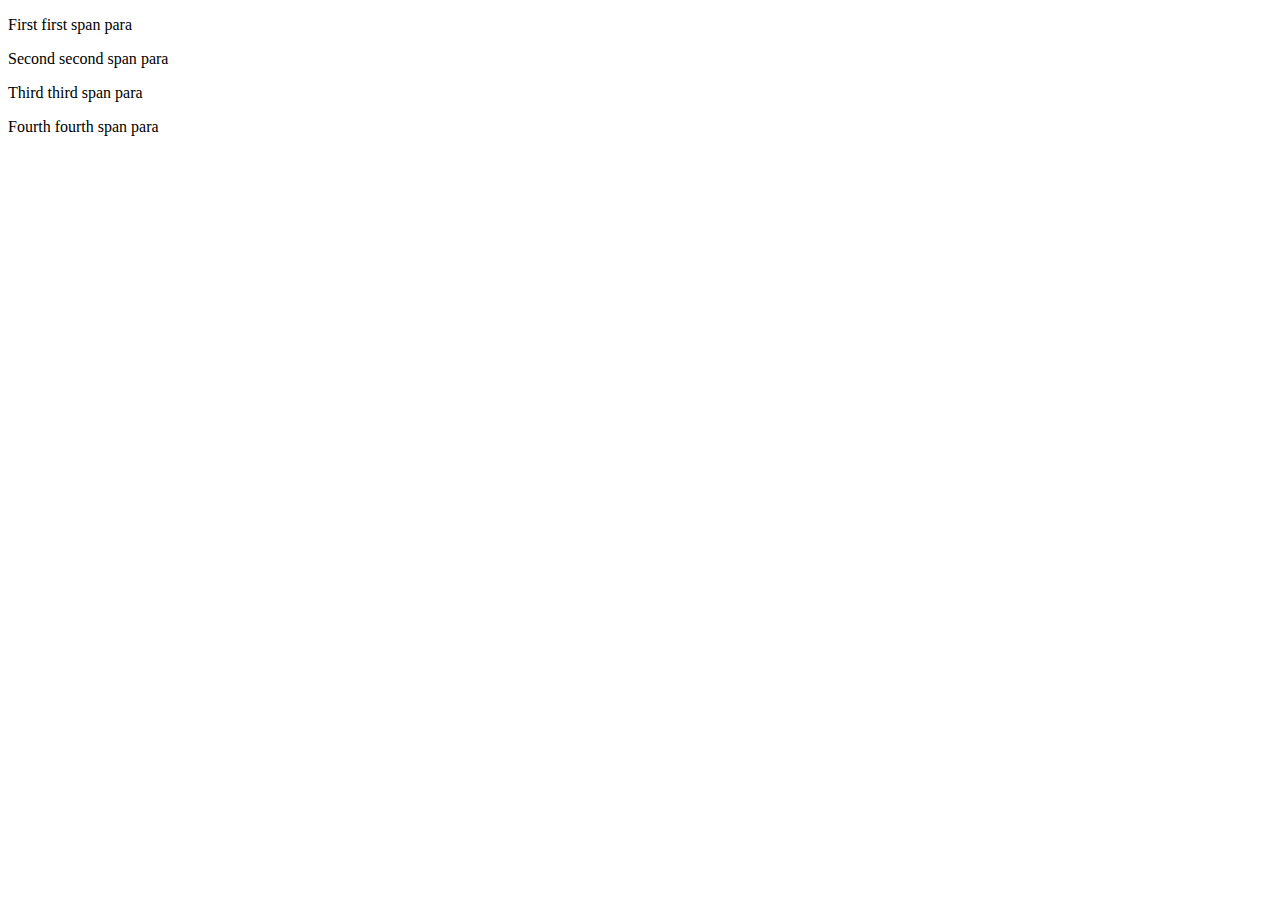
<file: 16_Browser_Events/avoid_too_many_listeners.html>
<!DOCTYPE html>
<html lang="en">
<head>
    <meta charset="UTF-8">
    <meta name="viewport" content="width=device-width, initial-scale=1.0">
    <title>Document</title>
</head>
<body>
    <div id="wrapper">
        <p id="fpara">First <span> first span </span> para</p>
        <p id="spara">Second <span> second span </span> para</p>
        <p id="tpara">Third <span> third span </span> para</p>
        <p id="fopara">Fourth <span> fourth span </span>  para</p>
    </div>
    <script src="avoid_too_many_listeners.js"></script>
</body>
</html>
</file>
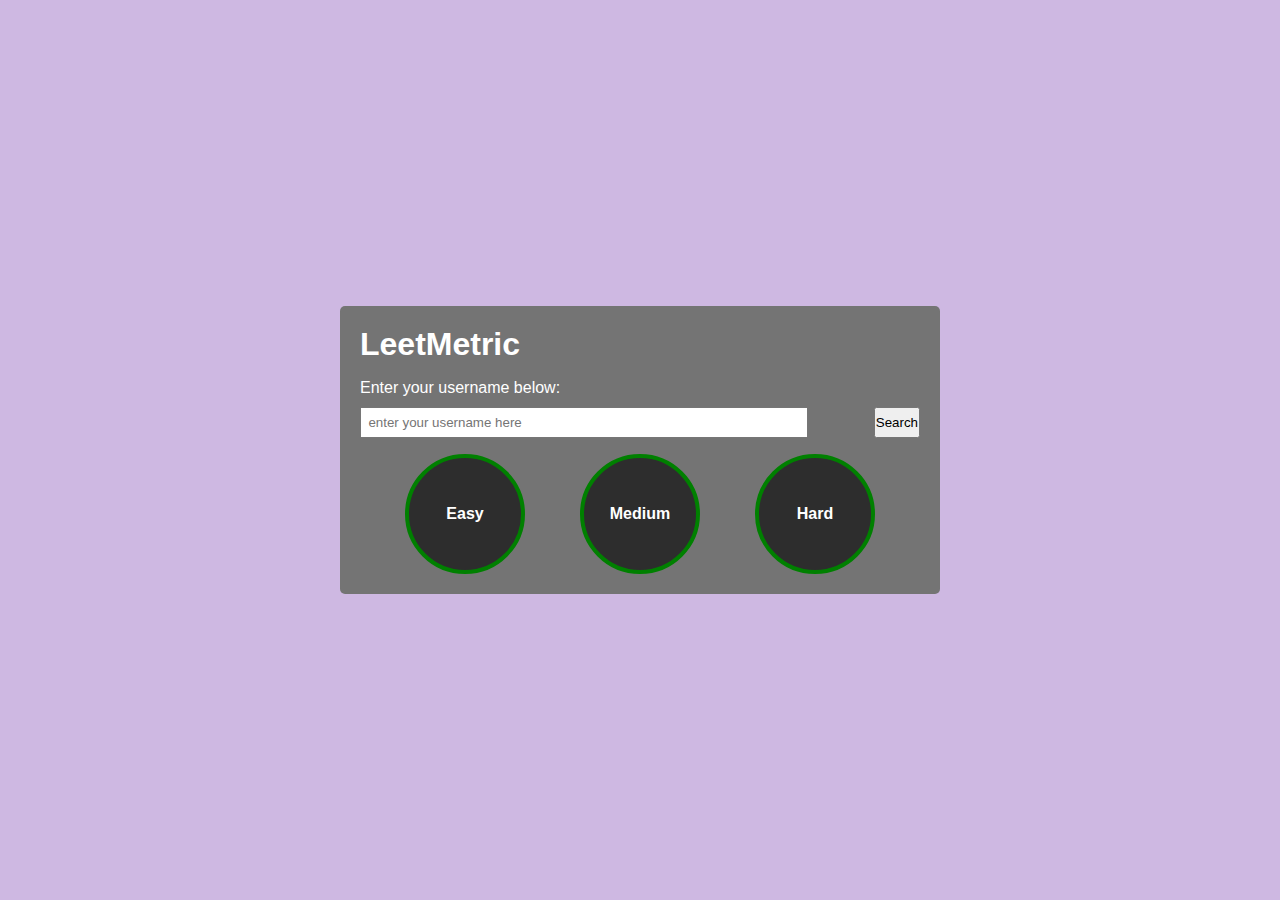
<file: JS_Projects/leetcode.html>
<!DOCTYPE html>
<html lang="en">
<head>
    <meta charset="UTF-8">
    <meta name="viewport" content="width=device-width, initial-scale=1.0">
    <title>LeetMetric</title>
    <link rel="stylesheet" href="style.css">
</head>
<body>
    
    <div class="container">
        <!-- heading
        user
        stats -->
        <h1>LeetMetric</h1>

        <div class="user-container">
            <p>Enter your username below:</p>
            <div class="user-input-container">
                <input type="text" placeholder="enter your username here" id="user-input">
                <button id="search-btn">Search</button>
            </div>
        </div>

        <div class="stats-container">
            
            <div class="progress">

                <div class="progress-item">
                    <div class="easy-progress circle">
                        <span id="easy-label"></span>
                        <p>Easy</p>
                    </div>
                </div>

                <div class="progress-item ">
                    <div class="medium-progress circle">
                        <span id="medium-label"></span>
                        <p>Medium</p>
                    </div>
                </div>

                <div class="progress-item ">
                    <div class="hard-progress circle">
                        <span id="hard-label"></span>
                        <p>Hard</p>
                    </div>
                </div>

            </div>

            <div class="stats-cards">
                <!-- directly populate card here from the JS code -->
            </div>

        </div>

    </div>

    <script src="script.js"></script>
</body>
</html>
</file>
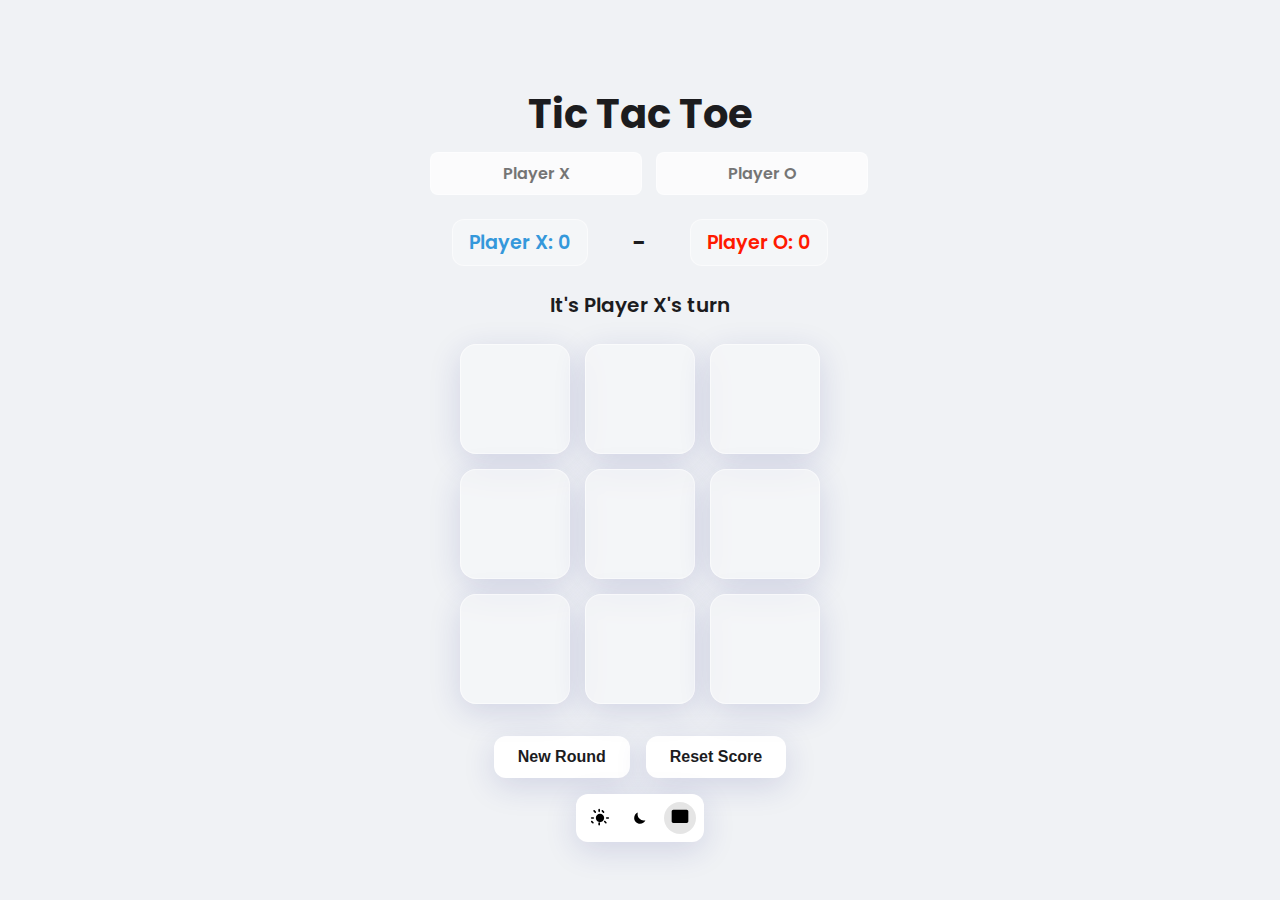
<file: JS_Projects/tictaktoe.html>
<!DOCTYPE html>
<html lang="en">
<head>
    <meta charset="UTF-8">
    <meta name="viewport" content="width=device-width, initial-scale=1.0">
    <title>Tic Tac Toe</title>
    <link rel="preconnect" href="https://fonts.googleapis.com">
    <link rel="preconnect" href="https://fonts.gstatic.com" crossorigin>
    <link href="https://fonts.googleapis.com/css2?family=Poppins:wght@400;600;700&display=swap" rel="stylesheet">
    <style>
        /* CSS Variables for theming */
        :root {
            --bg-color-light: #f0f2f5;
            --bg-color-dark: #000000;
            --text-color-light: #1c1c1e;
            --text-color-dark: #f0f2f5;
            --glass-bg-light: rgba(255, 255, 255, 0.3);
            --glass-bg-dark: rgba(44, 44, 46, 0.4);
            --glass-border-light: rgba(255, 255, 255, 0.5);
            --glass-border-dark: rgba(255, 255, 255, 0.1);
            --shadow-light: 0 8px 32px 0 rgba(31, 38, 135, 0.15);
            --shadow-dark: 0 8px 32px 0 rgba(0, 0, 0, 0.3);
            --player-x-color: #3498db;
            --player-o-color: #ff1900;
            --button-bg-light: #ffffff;
            --button-bg-dark: #2c2c2e;
            --line-color-light: #1c1c1e;
            --line-color-dark: #f0f2f5;
            --input-bg-light: rgba(255, 255, 255, 0.7);
            --input-bg-dark: rgba(44, 44, 46, 0.8);
        }

        /* Base styles */
        body {
            font-family: 'Poppins', sans-serif;
            display: flex;
            justify-content: center;
            align-items: center;
            min-height: 100vh;
            margin: 0;
            transition: background-color 0.3s, color 0.3s;
        }

        /* Light theme styles */
        body.light-theme {
            background-color: var(--bg-color-light);
            color: var(--text-color-light);
        }

        /* Dark theme styles */
        body.dark-theme {
            background-color: var(--bg-color-dark);
            color: var(--text-color-dark);
        }
        
        /* The main container for the game */
        .game-container {
            text-align: center;
            padding: 2rem;
            width: 100%;
            max-width: 420px;
        }

        h1 {
            font-size: 2.5rem;
            font-weight: 700;
            margin-bottom: 0.5rem;
        }
        
        /* Player name inputs */
        .player-names {
            display: flex;
            justify-content: space-around;
            margin-bottom: 1.5rem;
            gap: 2rem;
        }

        .player-input {
            width: 100%;
        }

        .player-input input {
            width: 100%;
            padding: 0.5rem;
            border-radius: 0.5rem;
            border: 1px solid transparent;
            text-align: center;
            font-family: 'Poppins', sans-serif;
            font-size: 1rem;
            font-weight: 600;
        }
        
        .light-theme .player-input input {
            background: var(--input-bg-light);
            border-color: var(--glass-border-light);
            color: var(--text-color-light);
        }
        
        .dark-theme .player-input input {
            background: var(--input-bg-dark);
            border-color: var(--glass-border-dark);
            color: var(--text-color-dark);
        }
        
        .player-input input:focus {
            outline: none;
            border-color: var(--player-x-color);
        }
        
        .player-input.p-o input:focus {
             border-color: var(--player-o-color);
        }
        
        /* Scoreboard */
        .dashboard {
            display: flex;
            justify-content: space-around;
            align-items: center;
            margin-bottom: 1.5rem;
            font-size: 1.2rem;
            font-weight: 600;
        }
        
        .score {
            padding: 0.5rem 1rem;
            border-radius: 0.75rem;
        }

        .light-theme .score {
            background: var(--glass-bg-light);
            border: 1px solid var(--glass-border-light);
        }

        .dark-theme .score {
            background: var(--glass-bg-dark);
            border: 1px solid var(--glass-border-dark);
        }
        
        #player-x-score { color: var(--player-x-color); }
        #player-o-score { color: var(--player-o-color); }
        .score-divider { font-size: 1.5rem; }


        /* Status display for game state */
        .status {
            font-size: 1.25rem;
            margin-bottom: 1.5rem;
            min-height: 1.5rem;
            font-weight: 600;
        }
        
        /* Container for the board and the canvas for the winning line */
        .board-container {
            position: relative;
            width: 100%;
            max-width: 360px;
            aspect-ratio: 1 / 1;
            margin: 0 auto;
        }

        #winning-line-canvas {
            position: absolute;
            top: 0;
            left: 0;
            width: 100%;
            height: 100%;
            pointer-events: none; /* Allows clicks to go through to the board */
        }

        /* The Tic Tac Toe board grid */
        .board {
            display: grid;
            grid-template-columns: repeat(3, 1fr);
            grid-template-rows: repeat(3, 1fr);
            gap: 15px;
            width: 100%;
            height: 100%;
        }

        /* Individual cell styling with glass effect */
        .cell {
            border-radius: 1rem;
            display: flex;
            justify-content: center;
            align-items: center;
            font-size: 3rem;
            font-weight: 700;
            cursor: pointer;
            backdrop-filter: blur(10px);
            -webkit-backdrop-filter: blur(10px);
            transition: all 0.2s ease-in-out;
        }
        
        .light-theme .cell {
            background: var(--glass-bg-light);
            border: 1px solid var(--glass-border-light);
            box-shadow: var(--shadow-light);
        }

        .dark-theme .cell {
            background: var(--glass-bg-dark);
            border: 1px solid var(--glass-border-dark);
            box-shadow: var(--shadow-dark);
        }

        .cell:hover {
            transform: translateY(-5px);
        }
        
        .cell.x { color: var(--player-x-color); }
        .cell.o { color: var(--player-o-color); }

        /* Controls section with restart and theme buttons */
        .controls {
            margin-top: 2rem;
            display: flex;
            flex-direction: column;
            gap: 1rem;
            align-items: center;
        }
        
        /* Button styling */
        .btn {
            padding: 0.75rem 1.5rem;
            font-size: 1rem;
            font-weight: 600;
            border-radius: 0.75rem;
            border: none;
            cursor: pointer;
            transition: all 0.2s ease-in-out;
        }
        
        .light-theme .btn {
            background-color: var(--button-bg-light);
            color: var(--text-color-light);
            box-shadow: var(--shadow-light);
        }
        
        .dark-theme .btn {
            background-color: var(--button-bg-dark);
            color: var(--text-color-dark);
            box-shadow: var(--shadow-dark);
        }

        .btn:hover {
            transform: scale(1.05);
        }
        
        /* Theme toggle container */
        .theme-toggle {
            display: flex;
            gap: 0.5rem;
            padding: 0.5rem;
            border-radius: 0.75rem;
        }
        
        .light-theme .theme-toggle {
            background-color: var(--button-bg-light);
            box-shadow: var(--shadow-light);
        }
        
        .dark-theme .theme-toggle {
            background-color: var(--button-bg-dark);
            box-shadow: var(--shadow-dark);
        }

        .theme-btn {
            width: 32px;
            height: 32px;
            border: none;
            background: transparent;
            cursor: pointer;
            display: flex;
            justify-content: center;
            align-items: center;
            border-radius: 50%;
            transition: background-color 0.2s;
        }
        
        .theme-btn.active {
            background-color: rgba(0, 0, 0, 0.1);
        }
        
        .dark-theme .theme-btn.active {
            background-color: rgba(255, 255, 255, 0.15);
        }

        .theme-btn svg {
            width: 20px;
            height: 20px;
            fill: currentColor;
        }
        
        .button-group {
            display: flex;
            gap: 1rem;
        }

    </style>
</head>
<body>

    <div class="game-container">
        <h1>Tic Tac Toe</h1>
        <div class="player-names">
            <div class="player-input p-x">
                <input type="text" id="player-x-name" placeholder="Player X">
            </div>
             <div class="player-input p-o">
                <input type="text" id="player-o-name" placeholder="Player O">
            </div>
        </div>
        
        <div class="dashboard">
            <div id="player-x-score" class="score">Player X: 0</div>
            <div class="score-divider">-</div>
            <div id="player-o-score" class="score">Player O: 0</div>
        </div>

        <div class="status"></div>
        <div class="board-container">
            <div class="board"></div>
            <canvas id="winning-line-canvas"></canvas>
        </div>
        <div class="controls">
            <div class="button-group">
                 <button class="btn restart-btn">New Round</button>
                 <button class="btn reset-score-btn">Reset Score</button>
            </div>
            <div class="theme-toggle">
                <button class="theme-btn" data-theme="light" title="Light Mode">
                    <svg viewBox="0 0 24 24"><path d="M12 7c-2.76 0-5 2.24-5 5s2.24 5 5 5 5-2.24 5-5-2.24-5-5-5zM2 13h2c.55 0 1-.45 1-1s-.45-1-1-1H2c-.55 0-1 .45-1 1s.45 1 1 1zm18 0h2c.55 0 1-.45 1-1s-.45-1-1-1h-2c-.55 0-1 .45-1 1s.45 1 1 1zm-9-8c.55 0 1-.45 1-1V2c0-.55-.45-1-1-1s-1 .45-1 1v2c0 .55.45 1 1 1zm0 16c.55 0 1-.45 1-1v-2c0-.55-.45-1-1-1s-1 .45-1 1v2c0 .55.45 1 1 1zM5.64 5.64c.39.39 1.02.39 1.41 0 .39-.39.39-1.02 0-1.41L5.64 2.81c-.39-.39-1.02-.39-1.41 0-.39.39-.39 1.02 0 1.41l1.41 1.42zm12.72 12.72c.39.39 1.02.39 1.41 0 .39-.39.39-1.02 0-1.41l-1.41-1.42c-.39-.39-1.02-.39-1.41 0-.39.39-.39 1.02 0 1.41l1.41 1.42zM2.81 18.36c.39.39 1.02.39 1.41 0 .39-.39.39-1.02 0-1.41L2.81 15.54c-.39-.39-1.02-.39-1.41 0-.39.39-.39 1.02 0 1.41l1.41 1.41zm12.72-12.72c.39.39 1.02.39 1.41 0 .39-.39.39-1.02 0-1.41l-1.41-1.41c-.39-.39-1.02-.39-1.41 0-.39.39-.39 1.02 0 1.41l1.41 1.41z"/></svg>
                </button>
                <button class="theme-btn" data-theme="dark" title="Dark Mode">
                    <svg viewBox="0 0 24 24"><path d="M9.37 5.51C9.19 6.15 9.1 6.82 9.1 7.5c0 4.08 3.32 7.4 7.4 7.4.68 0 1.35-.09 1.99-.27C17.45 17.19 14.93 19 12 19c-3.86 0-7-3.14-7-7 0-2.93 1.81-5.45 4.37-6.49z"/></svg>
                </button>
                <button class="theme-btn" data-theme="system" title="System Default">
                    <svg viewBox="0 0 24 24"><path d="M4 6h16v12H4zm-2-2c0-1.11.89-2 2-2h16c1.11 0 2 .89 2 2v12c0 1.11-.89 2-2 2H4c-1.11 0-2-.89-2-2V4zm4 4h4v4H6v-4z"/></svg>
                </button>
            </div>
        </div>
    </div>

    <script>
        document.addEventListener('DOMContentLoaded', () => {
            // --- DOM Elements ---
            const boardElement = document.querySelector('.board');
            const statusElement = document.querySelector('.status');
            const restartBtn = document.querySelector('.restart-btn');
            const resetScoreBtn = document.querySelector('.reset-score-btn');
            const themeToggleButtons = document.querySelectorAll('.theme-btn');
            const canvas = document.getElementById('winning-line-canvas');
            const ctx = canvas.getContext('2d');
            const playerXNameInput = document.getElementById('player-x-name');
            const playerONameInput = document.getElementById('player-o-name');
            const playerXScoreElement = document.getElementById('player-x-score');
            const playerOScoreElement = document.getElementById('player-o-score');

            // --- Game State ---
            let gameActive = true;
            let currentPlayer = 'X';
            let gameState = ["", "", "", "", "", "", "", "", ""];
            let players = { X: 'Player X', O: 'Player O' };
            let scores = { X: 0, O: 0 };


            // --- Winning Conditions ---
            const winningConditions = [
                [0, 1, 2], [3, 4, 5], [6, 7, 8], // Rows
                [0, 3, 6], [1, 4, 7], [2, 5, 8], // Columns
                [0, 4, 8], [2, 4, 6]             // Diagonals
            ];

            // --- Game Messages ---
            const winningMessage = () => `${players[currentPlayer]} has won!`;
            const drawMessage = () => `Game ended in a draw!`;
            const currentPlayerTurn = () => `It's ${players[currentPlayer]}'s turn`;

            // --- Functions ---
            
             /**
             * Load names and scores from localStorage
             */
            function loadGameData() {
                const savedScores = JSON.parse(localStorage.getItem('ticTacToeScores'));
                if (savedScores) {
                    scores = savedScores;
                }
                const savedNames = JSON.parse(localStorage.getItem('ticTacToeNames'));
                if (savedNames) {
                    players = savedNames;
                    playerXNameInput.value = players.X;
                    playerONameInput.value = players.O;
                }
                updateScoreboard();
            }

            /**
             * Update the scoreboard display
             */
            function updateScoreboard() {
                playerXScoreElement.textContent = `${players.X}: ${scores.X}`;
                playerOScoreElement.textContent = `${players.O}: ${scores.O}`;
            }

            /**
             * Handles a click on a cell.
             * @param {Event} e - The click event.
             * @param {number} cellIndex - The index of the clicked cell.
             */
            function handleCellClick(e, cellIndex) {
                if (gameState[cellIndex] !== "" || !gameActive) {
                    return;
                }
                
                updateCell(e.target, cellIndex);
                checkResult();
            }

            /**
             * Updates the UI and game state for a played cell.
             * @param {HTMLElement} clickedCell - The cell element that was clicked.
             * @param {number} cellIndex - The index of the clicked cell.
             */
            function updateCell(clickedCell, cellIndex) {
                gameState[cellIndex] = currentPlayer;
                clickedCell.textContent = currentPlayer;
                clickedCell.classList.add(currentPlayer.toLowerCase());
            }

            /**
             * Switches the current player.
             */
            function changePlayer() {
                currentPlayer = currentPlayer === "X" ? "O" : "X";
                statusElement.textContent = currentPlayerTurn();
            }

            /**
             * Checks if the game has been won, is a draw, or should continue.
             */
            function checkResult() {
                let roundWon = false;
                let winningLine = [];

                for (let i = 0; i < winningConditions.length; i++) {
                    const winCondition = winningConditions[i];
                    const a = gameState[winCondition[0]];
                    const b = gameState[winCondition[1]];
                    const c = gameState[winCondition[2]];
                    if (a === '' || b === '' || c === '') {
                        continue;
                    }
                    if (a === b && b === c) {
                        roundWon = true;
                        winningLine = winCondition;
                        break;
                    }
                }

                if (roundWon) {
                    statusElement.textContent = winningMessage();
                    scores[currentPlayer]++;
                    localStorage.setItem('ticTacToeScores', JSON.stringify(scores));
                    updateScoreboard();
                    gameActive = false;
                    drawWinningLine(winningLine);
                    return;
                }

                if (!gameState.includes("")) {
                    statusElement.textContent = drawMessage();
                    gameActive = false;
                    return;
                }

                changePlayer();
            }
            
            /**
             * Draws the animated winning line on the canvas.
             * @param {Array<number>} winCondition - The array of winning cell indices.
             */
            function drawWinningLine(winCondition) {
                // Ensure canvas is sized correctly
                const boardRect = boardElement.getBoundingClientRect();
                canvas.width = boardRect.width;
                canvas.height = boardRect.height;

                const startCell = document.querySelector(`.cell[data-index='${winCondition[0]}']`);
                const endCell = document.querySelector(`.cell[data-index='${winCondition[2]}']`);
                
                const startPos = {
                    x: startCell.offsetLeft + startCell.offsetWidth / 2,
                    y: startCell.offsetTop + startCell.offsetHeight / 2
                };
                const endPos = {
                    x: endCell.offsetLeft + endCell.offsetWidth / 2,
                    y: endCell.offsetTop + endCell.offsetHeight / 2
                };
                
                const isDarkTheme = document.body.classList.contains('dark-theme');
                ctx.strokeStyle = isDarkTheme ? 'var(--line-color-dark)' : 'var(--line-color-light)';
                ctx.lineWidth = 10;
                ctx.lineCap = 'round';

                let progress = 0;
                const animationDuration = 400; 
                let startTime = null;

                function animate(timestamp) {
                    if (!startTime) startTime = timestamp;
                    const elapsedTime = timestamp - startTime;
                    progress = Math.min(elapsedTime / animationDuration, 1);

                    const currentX = startPos.x + (endPos.x - startPos.x) * progress;
                    const currentY = startPos.y + (endPos.y - startPos.y) * progress;

                    ctx.clearRect(0, 0, canvas.width, canvas.height); 
                    ctx.beginPath();
                    ctx.moveTo(startPos.x, startPos.y);
                    ctx.lineTo(currentX, currentY);
                    ctx.stroke();

                    if (progress < 1) {
                        requestAnimationFrame(animate);
                    }
                }
                requestAnimationFrame(animate);
            }

            /**
             * Restarts the game to its initial state for a new round.
             */
            function restartGame() {
                gameActive = true;
                currentPlayer = 'X';
                gameState = ["", "", "", "", "", "", "", "", ""];
                statusElement.textContent = currentPlayerTurn();
                document.querySelectorAll('.cell').forEach(cell => {
                    cell.textContent = '';
                    cell.classList.remove('x', 'o');
                });
                ctx.clearRect(0, 0, canvas.width, canvas.height);
            }

            /**
             * Resets the score to zero.
             */
            function resetScore() {
                scores = { X: 0, O: 0 };
                localStorage.setItem('ticTacToeScores', JSON.stringify(scores));
                updateScoreboard();
            }

            /**
             * Creates the game board cells and adds event listeners.
             */
            function createBoard() {
                for (let i = 0; i < 9; i++) {
                    const cell = document.createElement('div');
                    cell.classList.add('cell');
                    cell.dataset.index = i;
                    cell.addEventListener('click', (e) => handleCellClick(e, i));
                    boardElement.appendChild(cell);
                }
            }
            
            /**
             * Update player names from input fields
             */
            function updatePlayerName(player, name) {
                players[player] = name || `Player ${player}`;
                localStorage.setItem('ticTacToeNames', JSON.stringify(players));
                updateScoreboard();
                if (gameActive) {
                    statusElement.textContent = currentPlayerTurn();
                }
            }


            // --- Theme Handling ---
            
            /**
             * Applies a theme by setting the class on the body and active state on the button.
             * @param {string} theme - The theme to apply ('light', 'dark', 'system').
             */
            function applyTheme(theme) {
                const systemTheme = window.matchMedia('(prefers-color-scheme: dark)').matches ? 'dark' : 'light';
                const themeToApply = theme === 'system' ? systemTheme : theme;
                
                document.body.classList.remove('light-theme', 'dark-theme');
                document.body.classList.add(`${themeToApply}-theme`);
                
                themeToggleButtons.forEach(btn => {
                    btn.classList.toggle('active', btn.dataset.theme === theme);
                });
                
                localStorage.setItem('theme', theme);
            }
            
            // --- Initialization ---
            createBoard();
            loadGameData();
            statusElement.textContent = currentPlayerTurn();
            restartBtn.addEventListener('click', restartGame);
            resetScoreBtn.addEventListener('click', resetScore);
            
            playerXNameInput.addEventListener('change', (e) => updatePlayerName('X', e.target.value));
            playerONameInput.addEventListener('change', (e) => updatePlayerName('O', e.target.value));
            
            themeToggleButtons.forEach(button => {
                button.addEventListener('click', () => {
                    applyTheme(button.dataset.theme);
                });
            });

            const savedTheme = localStorage.getItem('theme') || 'system';
            applyTheme(savedTheme);

            window.matchMedia('(prefers-color-scheme: dark)').addEventListener('change', e => {
                if (localStorage.getItem('theme') === 'system') {
                    applyTheme('system');
                }
            });
        });
    </script>
</body>
</html>
</file>
<file: JS_Projects/style.css>
*{
    margin: 0;
    padding: 0;
    box-sizing: border-box;
    font-family: Arial, Helvetica, sans-serif;
}

body{
    background-color: rgb(206, 184, 226);
    color: white;
    height: 100vh;
    display: flex;
    justify-content: center;
    align-items: center;
}
.container{
    display: flex;
    flex-direction: column;
    gap: 1rem;
    background-color: rgb(116, 116, 116);
    padding: 20px;
    border-radius: 5px;
    max-width: 600px;
    width: 50%;

}
h1{
    font-size: 2rem;

}
.user-container{
    display: flex;
    flex-direction: column;
    gap: 10px;
    justify-content: start;
}
.user-input-container{
    display: flex;
    justify-content: space-between;

}

#user-input{
    width: 80%;
    padding: 0.4rem;
}
#search-button{
    padding: 0.4rem;
    border-radius: 5px;
}
.stats-container{
    display: hidden;
}

.circle{
    width: 120px;
    height: 120px;
    border-radius: 50%;
    border: 4px solid green;
    position: relative;
    display: flex;
    align-items: center;
    justify-content: center;
    font-size: 16px;
    color: white;
    font-weight: 700;
    background: conic-gradient(green var(--progress-degree, 0% ),rgb(45, 45, 45) 0%);
}
.circle span{
    position: relative;
    z-index: 2;
}
.progress{
    display: flex;
    flex-direction: row;
    justify-content: space-evenly;
    flex-wrap: wrap;
    gap: 10px;
}
</file>
